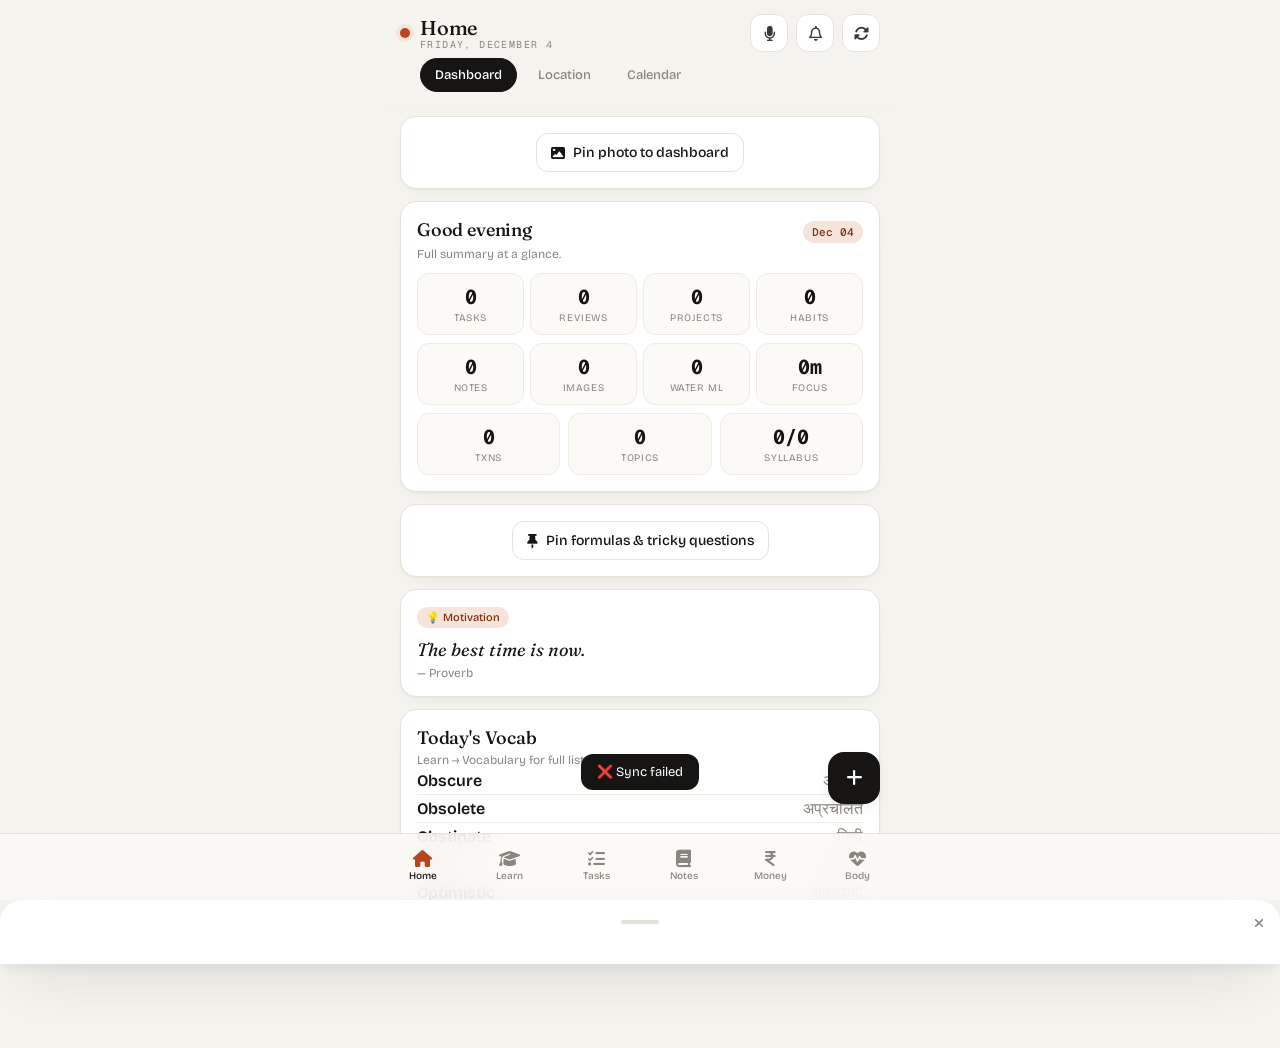
<file: index.original.html>
<!doctype html>
<html lang="en">
<head>
<meta charset="utf-8"/>
<meta name="viewport" content="width=device-width,initial-scale=1,viewport-fit=cover,maximum-scale=1"/>
<meta name="theme-color" content="#F5F3EE"/>
<title>LifeOS Study Edition</title>
<link rel="preconnect" href="https://fonts.googleapis.com">
<link rel="preconnect" href="https://fonts.gstatic.com" crossorigin>
<link href="https://fonts.googleapis.com/css2?family=Bricolage+Grotesque:opsz,wght@12..96,400;12..96,500;12..96,600;12..96,700&family=Geist+Mono:wght@400;500;600&family=Fraunces:ital,opsz,wght@0,9..144,400;0,9..144,500;1,9..144,400&display=swap" rel="stylesheet">
<link href="https://cdnjs.cloudflare.com/ajax/libs/font-awesome/6.5.1/css/all.min.css" rel="stylesheet">
<style>
:root{--bg:#F5F3EE;--bg-elev:#FBFAF6;--card:#FFFFFF;--ink:#161514;--ink-2:#3B3936;--muted:#8A857E;--line:#E7E2D8;--line-soft:#EFEBE1;--accent:#B8451E;--accent-ink:#7A2C11;--accent-soft:#F5E4DA;--gold:#B8892A;--green:#2F6B3A;--red:#B0342B;--blue:#28496B;--radius:16px;--shadow:0 1px 2px rgba(20,20,15,.04),0 8px 24px -12px rgba(20,20,15,.08);--shadow-lg:0 4px 12px rgba(20,20,15,.06),0 24px 60px -20px rgba(20,20,15,.18);--safe-b:env(safe-area-inset-bottom,0px);--safe-t:env(safe-area-inset-top,0px)}
*{box-sizing:border-box;-webkit-tap-highlight-color:transparent}
html,body{margin:0;padding:0;background:var(--bg);color:var(--ink);font-family:'Bricolage Grotesque',ui-sans-serif,system-ui,sans-serif;-webkit-font-smoothing:antialiased}
body{overscroll-behavior-y:contain;min-height:100dvh;padding-bottom:calc(84px + var(--safe-b))}
button{font-family:inherit;color:inherit;background:none;border:0;cursor:pointer;padding:0}
input,textarea,select{font-family:inherit;color:inherit;background:transparent;border:0;outline:0;width:100%}
a{color:var(--accent-ink);text-decoration:none}::selection{background:var(--accent);color:#fff}
.wrap{max-width:520px;margin:0 auto;min-height:100dvh;position:relative}
.appbar{position:sticky;top:0;z-index:40;background:linear-gradient(180deg,var(--bg) 78%,rgba(245,243,238,0));padding:calc(14px + var(--safe-t)) 20px 8px}
.appbar-row{display:flex;align-items:center;justify-content:space-between;gap:10px}
.brand{display:flex;align-items:center;gap:10px}
.brand .dot{width:10px;height:10px;border-radius:50%;background:var(--accent);box-shadow:0 0 0 4px var(--accent-soft)}
.brand .name{font-family:'Fraunces',serif;font-weight:500;font-size:20px;letter-spacing:-.01em}
.brand small{font-family:'Geist Mono',monospace;font-size:10px;color:var(--muted);letter-spacing:.14em;text-transform:uppercase;display:block;margin-top:-2px}
.pill-icon{width:38px;height:38px;border-radius:12px;background:var(--card);border:1px solid var(--line);display:grid;place-items:center;color:var(--ink-2);font-size:15px;position:relative}
.subnav{display:flex;gap:6px;overflow:auto;padding:6px 20px 12px;scrollbar-width:none}.subnav::-webkit-scrollbar{display:none}
.subnav button{flex:0 0 auto;padding:8px 14px;border-radius:999px;font-size:13px;font-weight:500;color:var(--muted);border:1px solid transparent}
.subnav button.on{background:var(--ink);color:#fff;border-color:var(--ink)}
.tabbar{position:fixed;bottom:0;left:0;right:0;z-index:50;background:rgba(251,250,246,.86);backdrop-filter:saturate(1.4) blur(14px);-webkit-backdrop-filter:saturate(1.4) blur(14px);border-top:1px solid var(--line);padding:8px 12px calc(10px + var(--safe-b))}
.tabbar-inner{max-width:520px;margin:0 auto;display:grid;grid-template-columns:repeat(6,1fr);gap:2px}
.tab{display:flex;flex-direction:column;align-items:center;gap:3px;padding:8px 4px;border-radius:12px;color:var(--muted);font-size:10px;font-weight:500}
.tab i{font-size:17px}.tab.on{color:var(--ink)}.tab.on i{color:var(--accent)}
.screen{padding:4px 20px 40px;display:none;animation:fade .28s ease}.screen.on{display:block}
@keyframes fade{from{opacity:0;transform:translateY(4px)}to{opacity:1;transform:none}}
.card{background:var(--card);border:1px solid var(--line);border-radius:var(--radius);padding:16px;box-shadow:var(--shadow)}.card+.card{margin-top:12px}
.card h3{margin:0 0 4px;font-family:'Fraunces',serif;font-weight:500;font-size:18px;letter-spacing:-.01em}
.card .sub{color:var(--muted);font-size:12px;margin-top:2px}
.row{display:flex;align-items:center;justify-content:space-between;gap:10px}
.grid-2{display:grid;grid-template-columns:1fr 1fr;gap:10px}
.grid-3{display:grid;grid-template-columns:repeat(3,1fr);gap:8px}
.grid-4{display:grid;grid-template-columns:repeat(4,1fr);gap:6px}
.chip{display:inline-flex;align-items:center;gap:6px;padding:4px 9px;border-radius:999px;background:var(--line-soft);color:var(--ink-2);font-size:11px;font-weight:500}
.chip.acc{background:var(--accent-soft);color:var(--accent-ink)}.chip.g{background:#E6F1E7;color:var(--green)}.chip.r{background:#F7DEDB;color:var(--red)}.chip.b{background:#DDE6F0;color:var(--blue)}.chip.gd{background:#F3E7C9;color:var(--gold)}
.money{font-family:'Geist Mono',monospace;font-weight:600;letter-spacing:-.02em}
.mono{font-family:'Geist Mono',monospace}
h1.section-title{font-family:'Fraunces',serif;font-weight:500;font-size:28px;letter-spacing:-.02em;margin:6px 0 2px}
.section-sub{color:var(--muted);font-size:13px;margin:0 0 14px}
.field{background:var(--card);border:1px solid var(--line);border-radius:12px;padding:10px 12px;display:flex;align-items:center;gap:8px}
.field.compact{padding:8px 10px}
.field input,.field textarea,.field select{font-size:14px}
.field label{color:var(--muted);font-size:11px;letter-spacing:.06em;text-transform:uppercase;font-weight:500}
.field .col{flex:1;display:flex;flex-direction:column;gap:2px}
.field textarea{resize:vertical;min-height:64px;padding-top:4px}
.btn{display:inline-flex;align-items:center;justify-content:center;gap:8px;padding:10px 14px;border-radius:12px;background:var(--ink);color:#fff;font-weight:500;font-size:14px;transition:opacity .15s}
.btn.ghost{background:transparent;border:1px solid var(--line);color:var(--ink)}
.btn.accent{background:var(--accent)}.btn.sm{padding:6px 10px;font-size:12px;border-radius:9px}
.btn.block{width:100%}.btn:disabled{opacity:.5;pointer-events:none}
.fab{position:fixed;right:calc(50vw - 240px);bottom:calc(96px + var(--safe-b));z-index:45;width:52px;height:52px;border-radius:16px;background:var(--ink);color:#fff;display:grid;place-items:center;box-shadow:var(--shadow-lg);font-size:18px}
@media(max-width:560px){.fab{right:18px}}
@keyframes spin{to{transform:rotate(360deg)}}.fa-spin{animation:spin 1s linear infinite}
.item{display:flex;gap:10px;padding:12px 0;border-bottom:1px solid var(--line-soft)}.item:last-child{border-bottom:0}
.item .ck{width:20px;height:20px;border-radius:6px;border:1.5px solid var(--line);flex:0 0 20px;margin-top:2px;display:grid;place-items:center;color:transparent;font-size:10px}
.item.done .ck{background:var(--ink);border-color:var(--ink);color:#fff}
.item.done .t{color:var(--muted);text-decoration:line-through}
.item .t{font-weight:500;font-size:14px}
.item .m{color:var(--muted);font-size:12px;margin-top:2px;display:flex;gap:6px;flex-wrap:wrap;align-items:center}
.item .actions{display:flex;gap:4px;opacity:.6}.item .actions button{color:var(--muted);padding:4px}
/* Projects vertical */
.proj-col{background:var(--bg-elev);border:1px solid var(--line);border-radius:14px;padding:10px;margin-bottom:10px}
.proj-col h4{margin:2px 4px 8px;font-size:11px;letter-spacing:.1em;text-transform:uppercase;color:var(--muted);font-weight:600;display:flex;justify-content:space-between}
.proj-col .pcard{background:var(--card);border:1px solid var(--line);border-radius:10px;padding:10px;margin-bottom:8px;font-size:13px;cursor:pointer}
.proj-col .pcard .n{font-weight:600;margin-bottom:2px}.proj-col .pcard .d{color:var(--muted);font-size:11px}
.notes-grid{columns:2;column-gap:10px}
.note-card{break-inside:avoid;background:var(--card);border:1px solid var(--line);border-radius:14px;padding:12px;margin-bottom:10px;cursor:pointer}
.note-card h4{margin:0 0 4px;font-size:14px;font-weight:600}
.note-card p{margin:0;font-size:12px;color:var(--ink-2);line-height:1.35;display:-webkit-box;-webkit-line-clamp:5;-webkit-box-orient:vertical;overflow:hidden}
.note-card .tgs{margin-top:8px;display:flex;flex-wrap:wrap;gap:4px}
.note-card img.att{width:100%;border-radius:8px;margin-top:8px}
.gal-groups{display:flex;gap:8px;overflow:auto;padding-bottom:8px;scrollbar-width:none}.gal-groups::-webkit-scrollbar{display:none}
.gal-groups .g{flex:0 0 auto;padding:8px 14px;border-radius:999px;background:var(--card);border:1px solid var(--line);font-size:12px;font-weight:500}
.gal-groups .g.on{background:var(--ink);color:#fff;border-color:var(--ink)}
.gal-grid{display:grid;grid-template-columns:repeat(3,1fr);gap:4px}
.gal-grid .cell{aspect-ratio:1;background:var(--line-soft);border-radius:8px;position:relative;overflow:hidden}
.gal-grid .cell img{width:100%;height:100%;object-fit:cover}
.gal-grid .cell .info{position:absolute;left:6px;bottom:6px;background:rgba(0,0,0,.55);color:#fff;font-size:9px;padding:2px 5px;border-radius:5px}
.acc-row{display:flex;gap:8px;overflow:auto;padding:2px 0 6px;scrollbar-width:none}.acc-row::-webkit-scrollbar{display:none}
.acc-card{flex:0 0 148px;background:var(--card);border:1px solid var(--line);border-radius:14px;padding:12px}
.acc-card .lbl{font-size:10px;color:var(--muted);letter-spacing:.08em;text-transform:uppercase;font-weight:600}
.acc-card .amt{font-family:'Geist Mono',monospace;font-weight:600;font-size:18px;margin-top:6px;letter-spacing:-.02em}
.acc-card.total{background:var(--ink);color:#fff;border-color:var(--ink)}
.acc-card.total .lbl{color:rgba(255,255,255,.7)}
.calc-display{background:var(--ink);color:#fff;border-radius:16px;padding:18px;text-align:right}
.calc-display .expr{font-family:'Geist Mono',monospace;font-size:13px;color:rgba(255,255,255,.5);min-height:16px;word-break:break-all}
.calc-display .res{font-family:'Geist Mono',monospace;font-size:34px;font-weight:600;margin-top:6px;letter-spacing:-.02em}
.calc-grid{display:grid;grid-template-columns:repeat(4,1fr);gap:6px;margin-top:12px}
.k{padding:16px 0;background:var(--card);border:1px solid var(--line);border-radius:12px;font-family:'Geist Mono',monospace;font-size:17px;font-weight:500}
.k.op{background:var(--bg-elev);color:var(--accent-ink)}.k.eq{background:var(--accent);color:#fff;border-color:var(--accent)}
.focus-cover{position:fixed;inset:0;background:#0B0B0A;color:#fff;z-index:100;display:none;flex-direction:column;align-items:center;justify-content:center;padding:40px 24px;text-align:center}
.focus-cover.on{display:flex}
.focus-cover .clock{font-family:'Geist Mono',monospace;font-weight:600;font-size:min(22vw,120px);letter-spacing:-.03em}
.focus-cover .lbl{font-family:'Fraunces',serif;font-style:italic;color:rgba(255,255,255,.55);font-size:15px;margin-top:20px;max-width:80%}
.focus-cover .actions{display:flex;gap:10px;margin-top:32px}
.focus-cover .btn{background:#fff;color:#0B0B0A}
.focus-cover .btn.ghost{background:transparent;border:1px solid rgba(255,255,255,.25);color:#fff}
.focus-cover .qt{position:absolute;top:32px;left:24px;right:24px;font-family:'Fraunces',serif;font-style:italic;font-size:14px;color:rgba(255,255,255,.4)}
.sheet-bg{position:fixed;inset:0;background:rgba(20,18,15,.4);z-index:80;opacity:0;pointer-events:none;transition:opacity .25s}.sheet-bg.on{opacity:1;pointer-events:auto}
.sheet{position:fixed;left:0;right:0;bottom:0;z-index:90;background:var(--card);border-radius:22px 22px 0 0;box-shadow:var(--shadow-lg);transform:translateY(100%);transition:transform .32s cubic-bezier(.2,.9,.3,1.1);max-height:92dvh;overflow:auto;padding:20px 20px calc(28px + var(--safe-b))}.sheet.on{transform:translateY(0)}
.sheet .grip{width:38px;height:4px;background:var(--line);border-radius:4px;margin:0 auto 12px}
.sheet h3{margin:0 0 12px;font-family:'Fraunces',serif;font-weight:500;font-size:22px;letter-spacing:-.02em}
.sheet .close{position:absolute;top:16px;right:16px;color:var(--muted)}
.toast{position:fixed;left:50%;bottom:calc(110px + var(--safe-b));transform:translateX(-50%);background:var(--ink);color:#fff;padding:10px 16px;border-radius:12px;font-size:13px;z-index:120;opacity:0;pointer-events:none;transition:opacity .2s;white-space:nowrap}.toast.on{opacity:1}
.empty{padding:36px 20px;text-align:center;color:var(--muted);font-size:13px}.empty i{font-size:26px;color:var(--line);margin-bottom:10px;display:block}
.setup{background:#FFF8EB;border:1px solid #F0DDB0;color:#7A5A15;padding:12px 14px;border-radius:12px;font-size:12px;margin:8px 0}.setup b{display:block;margin-bottom:4px;color:#5B4210}
.tl{padding-left:14px;border-left:2px solid var(--line-soft);margin-top:8px}
.tl .e{position:relative;padding:6px 0 6px 10px;font-size:12px;color:var(--ink-2)}
.tl .e::before{content:"";width:8px;height:8px;background:var(--accent);border-radius:50%;position:absolute;left:-19px;top:11px;box-shadow:0 0 0 2px var(--card)}
.tl .e time{display:block;font-family:'Geist Mono',monospace;font-size:10px;color:var(--muted);margin-bottom:2px}
.hidden{display:none!important}.mt-8{margin-top:8px}.mt-12{margin-top:12px}.mt-16{margin-top:16px}
.text-muted{color:var(--muted)}.center{text-align:center}
[data-role]{cursor:pointer}
.stat-mini{background:var(--bg-elev);border:1px solid var(--line-soft);border-radius:12px;padding:10px;text-align:center}
.stat-mini .v{font-family:'Geist Mono',monospace;font-weight:700;font-size:20px;color:var(--ink)}
.stat-mini .l{font-size:10px;color:var(--muted);margin-top:2px;text-transform:uppercase;letter-spacing:.06em}
.dash-img{width:100%;border-radius:14px;object-fit:cover;max-height:200px;cursor:pointer;border:1px solid var(--line)}
.habit-grid{display:grid;grid-template-columns:repeat(7,1fr);gap:4px;margin-top:8px}
.habit-cell{aspect-ratio:1;border-radius:6px;display:grid;place-items:center;font-size:10px;font-weight:600;background:var(--line-soft);color:var(--muted);cursor:pointer;position:relative}
.habit-cell.done{background:var(--green);color:#fff}.habit-cell.today{border:2px solid var(--accent)}
.habit-cell .hr{position:absolute;bottom:1px;right:2px;font-size:6px;color:var(--gold)}
.vocab-card{background:var(--bg-elev);border:1px solid var(--line);border-radius:12px;padding:10px 12px;margin-bottom:6px;display:flex;align-items:center;justify-content:space-between}
.vocab-card .wl{flex:1}.vocab-card .w{font-weight:700;font-size:15px;color:var(--accent-ink)}.vocab-card .mg{font-size:12px;color:var(--ink-2);margin-top:2px}
.draw-cover{position:fixed;inset:0;background:#fff;z-index:100;display:none;flex-direction:column}.draw-cover.on{display:flex}
.draw-toolbar{display:flex;gap:6px;padding:10px 14px;background:var(--bg);border-bottom:1px solid var(--line);align-items:center;flex-wrap:wrap}
.draw-toolbar button{padding:6px 10px;border-radius:8px;font-size:12px;background:var(--card);border:1px solid var(--line);display:inline-flex;align-items:center;gap:4px}
.draw-toolbar input[type=color]{width:28px;height:28px;border:0;padding:0;cursor:pointer;border-radius:6px}
.draw-toolbar input[type=range]{width:60px}
#drawCanvas{flex:1;touch-action:none;cursor:crosshair}
.pin-card{background:#FFFDF5;border:1px solid #F0DDB0;border-radius:12px;padding:10px 12px;margin-bottom:8px;position:relative}
.pin-card .pin-del{position:absolute;top:6px;right:8px;color:var(--muted);font-size:12px}
.pin-card img{max-width:100%;border-radius:8px;margin-top:6px}
.voice-dot{width:10px;height:10px;border-radius:50%;background:var(--red);display:inline-block;animation:pulse 1s infinite}
@keyframes pulse{0%,100%{opacity:1}50%{opacity:.3}}
.cal-grid{display:grid;grid-template-columns:repeat(7,1fr);gap:4px}
.cal-dn{font-size:10px;color:var(--muted);text-align:center;padding:4px 0;letter-spacing:.08em;text-transform:uppercase}
.cal-cell{aspect-ratio:1;border-radius:10px;background:var(--bg-elev);display:flex;flex-direction:column;align-items:flex-start;justify-content:space-between;padding:6px;font-size:12px;position:relative;border:1px solid transparent;cursor:pointer}
.cal-cell.out{opacity:.35;cursor:default}.cal-cell.today{background:var(--ink);color:#fff}
.cal-cell.has::after{content:"";position:absolute;bottom:6px;right:6px;width:5px;height:5px;background:var(--accent);border-radius:50%}
.cal-cell.today.has::after{background:#fff}
.cal-cell .n{font-family:'Geist Mono',monospace;font-weight:600}
.cal-cell .tot{font-size:9px;color:var(--muted);font-family:'Geist Mono',monospace}.cal-cell.today .tot{color:rgba(255,255,255,.7)}
.week-row{display:flex;gap:6px;overflow:auto;padding:2px 0 6px;scrollbar-width:none}.week-row::-webkit-scrollbar{display:none}
.week-day{flex:0 0 60px;background:var(--card);border:1px solid var(--line);border-radius:14px;padding:10px 8px;text-align:center}
.week-day .d{font-size:10px;color:var(--muted);letter-spacing:.08em;text-transform:uppercase}
.week-day .n{font-family:'Geist Mono',monospace;font-size:18px;font-weight:600;margin:2px 0}
.week-day .dot{width:6px;height:6px;border-radius:50%;background:var(--line);margin:2px auto 0}
.week-day.today{background:var(--ink);color:#fff;border-color:var(--ink)}.week-day.today .d,.week-day.today .n{color:#fff}.week-day.has .dot{background:var(--accent)}
/* Collapsible syllabus */
.syl-header{display:flex;align-items:center;justify-content:space-between;cursor:pointer;padding:8px 0;user-select:none}
.syl-header i{transition:transform .2s;font-size:12px;color:var(--muted)}
.syl-header.collapsed i{transform:rotate(-90deg)}
.syl-body.collapsed{display:none}
/* Alarm */
.alarm-card{background:var(--card);border:1px solid var(--line);border-radius:14px;padding:14px;margin-bottom:10px;display:flex;align-items:center;justify-content:space-between}
.alarm-time{font-family:'Geist Mono',monospace;font-size:28px;font-weight:700}
.alarm-label{font-size:12px;color:var(--muted);margin-top:2px}
/* Timestamp */
.ts{font-family:'Geist Mono',monospace;font-size:10px;color:var(--muted)}
</style>
</head>
<body>
<div class="wrap">
  <header class="appbar"><div class="appbar-row">
    <div class="brand"><div class="dot"></div><div><div class="name" id="hdrTitle">Home</div><small id="hdrDate"></small></div></div>
    <div style="display:flex;gap:8px">
      <button class="pill-icon" id="btnVoice" title="Voice"><i class="fa-solid fa-microphone"></i></button>
      <button class="pill-icon" id="btnNotif" title="Notifications"><i class="fa-regular fa-bell"></i></button>
      <button class="pill-icon" id="btnSync" title="Sync"><i class="fa-solid fa-rotate"></i></button>
    </div>
  </div><nav class="subnav" id="subnav"></nav></header>
  <section class="screen on" id="scr-home"><div id="setupBanner"></div><div id="home-body"></div></section>
  <section class="screen" id="scr-learn"><h1 class="section-title">📚 Learn</h1><p class="section-sub">Study timer, vocab, spaced repetition & syllabus.</p><div id="learn-body"></div></section>
  <section class="screen" id="scr-tasks"><h1 class="section-title">Tasks</h1><p class="section-sub">Everything to do, done, and in-progress.</p><div id="tasks-body"></div></section>
  <section class="screen" id="scr-notes"><h1 class="section-title">Notes</h1><p class="section-sub">Ideas, gallery & drawing pad.</p><div id="notes-body"></div></section>
  <section class="screen" id="scr-money"><h1 class="section-title">Money</h1><p class="section-sub">Accounts, expenses & calculator.</p><div id="money-body"></div></section>
  <section class="screen" id="scr-body"><h1 class="section-title">Body & Mind</h1><p class="section-sub">Health, journal, focus, habits & alarm.</p><div id="body-body"></div></section>
  <button class="fab" id="fab"><i class="fa-solid fa-plus"></i></button>
  <nav class="tabbar"><div class="tabbar-inner">
    <button class="tab on" data-tab="home"><i class="fa-solid fa-house"></i>Home</button>
    <button class="tab" data-tab="learn"><i class="fa-solid fa-graduation-cap"></i>Learn</button>
    <button class="tab" data-tab="tasks"><i class="fa-solid fa-list-check"></i>Tasks</button>
    <button class="tab" data-tab="notes"><i class="fa-solid fa-book"></i>Notes</button>
    <button class="tab" data-tab="money"><i class="fa-solid fa-indian-rupee-sign"></i>Money</button>
    <button class="tab" data-tab="body"><i class="fa-solid fa-heart-pulse"></i>Body</button>
  </div></nav>
</div>
<div class="focus-cover" id="focusCover"><div class="qt" id="focusQt"></div><div class="clock" id="focusClock">25:00</div><div class="lbl" id="focusLbl">Study</div><div class="actions"><button class="btn ghost" id="focusStop">End</button><button class="btn" id="focusPause">Pause</button></div></div>
<div class="draw-cover" id="drawCover">
  <div class="draw-toolbar"><button id="drawClose"><i class="fa-solid fa-xmark"></i> Close</button><input type="color" id="drawColor" value="#161514"/><input type="range" id="drawSize" min="1" max="20" value="3"/><button id="drawEraser"><i class="fa-solid fa-eraser"></i></button><button id="drawClear"><i class="fa-solid fa-trash"></i> Clear</button><button id="drawSave" style="background:var(--accent);color:#fff;border-color:var(--accent)"><i class="fa-solid fa-save"></i> Save</button><select id="drawLoad" style="max-width:120px;font-size:12px"><option value="">Load…</option></select></div>
  <canvas id="drawCanvas"></canvas>
</div>
<div class="sheet-bg" id="sheetBg"></div>
<div class="sheet" id="sheet"><div class="grip"></div><button class="close" id="sheetClose"><i class="fa-solid fa-xmark"></i></button><div id="sheetBody"></div></div>
<div class="toast" id="toast"></div>
<audio id="alarmAudio" loop></audio>
<script>
/* LifeOS Study Edition */
const WEB_APP_URL = 'https://script.google.com/macros/s/AKfycbzA28QWbNQMw_AWWWEf25BYysngR8sM1lfn-o9pKf3V_QVkznEGfcru0EPCrsiy3Uvw/exec'; /* 🔑 PASTE /exec URL HERE */
const $=(q,r=document)=>r.querySelector(q),$$=(q,r=document)=>Array.from(r.querySelectorAll(q));
const state={tab:'home',sub:{home:'dashboard',learn:'spaced',tasks:'today',notes:'notes',money:'overview',body:'today'},cache:{Tasks:[],Projects:[],Notes:[],Images:[],Finance:[],Accounts:[],Learning:[],Syllabus:[],Health:[],Office:[],Journal:[],Quotes:[],Calc:[],Focus:[],Habits:[],Pins:[],Drawings:[],Locations:[],DashImage:[],Recordings:[],VocabDone:[],Alarms:[]},calMonth:new Date(),galGroup:'All',gallerySearch:'',noteSearch:'',focus:{running:false,paused:false,endsAt:0,remaining:0,id:null,remarks:''},voiceActive:false,sylCollapsed:{}};
const MQ=[['Small steps every day.','Unknown'],['What gets measured, gets managed.','Drucker'],['Discipline equals freedom.','Jocko'],['You fall to the level of your systems.','James Clear'],['The best time is now.','Proverb'],['Hard work beats talent.','Tim Notke'],['Believe you can and you\'re halfway there.','Roosevelt'],['Action is the foundational key.','Picasso'],['Success is not final, failure is not fatal.','Churchill'],['The secret of getting ahead is getting started.','Twain'],['It always seems impossible until it\'s done.','Mandela'],['Quality is not an act, it is a habit.','Aristotle'],['Dream big. Start small. Act now.','Robin Sharma'],['Push yourself, no one else will.','Unknown'],['Focus on being productive, not busy.','Tim Ferriss'],['Strive for progress, not perfection.','Unknown'],['Wake up with determination.','Unknown'],['Your limitation—it\'s only your imagination.','Unknown'],['Don\'t watch the clock; keep going.','Levenson'],['The mind is everything.','Buddha']];
const VB=[
['Abandon','त्यागना'],['Abbreviate','संक्षेप करना'],['Abolish','समाप्त करना'],['Abrupt','अचानक'],['Absurd','बेतुका'],['Abundant','प्रचुर'],['Acclaim','प्रशंसा'],['Accomplish','पूरा करना'],['Accumulate','इकट्ठा करना'],['Accurate','सटीक'],['Accuse','आरोप लगाना'],['Acquire','प्राप्त करना'],['Adamant','अटल'],['Adequate','पर्याप्त'],['Adhere','पालन करना'],['Adjacent','निकटवर्ती'],['Admonish','चेतावनी देना'],['Adversity','विपत्ति'],['Advocate','समर्थन करना'],['Affluent','समृद्ध'],['Aggravate','बदतर करना'],['Agile','फुर्तीला'],['Alleviate','कम करना'],['Ambiguous','अस्पष्ट'],['Ambitious','महत्वाकांक्षी'],['Amend','संशोधन करना'],['Ample','पर्याप्त'],['Annihilate','नष्ट करना'],['Anonymous','गुमनाम'],['Anticipate','पूर्वानुमान'],['Apathy','उदासीनता'],['Apprehend','पकड़ना'],['Arbitrary','मनमाना'],['Arduous','कठिन'],['Arrogant','अहंकारी'],['Articulate','स्पष्ट'],['Ascend','चढ़ना'],['Assert','दावा करना'],['Astute','चतुर'],['Audacious','साहसी'],['Augment','बढ़ाना'],['Authentic','प्रामाणिक'],['Avert','टालना'],['Avid','उत्सुक'],['Baffle','भ्रमित करना'],['Benevolent','परोपकारी'],['Bias','पूर्वाग्रह'],['Bolster','सहारा देना'],['Breach','उल्लंघन'],['Brevity','संक्षिप्तता'],['Brisk','तेज़'],['Candid','स्पष्टवादी'],['Captivate','मोहित करना'],['Cautious','सतर्क'],['Cease','बंद करना'],['Censure','निंदा'],['Clandestine','गुप्त'],['Coerce','बाध्य करना'],['Coherent','सुसंगत'],['Collaborate','सहयोग'],['Commence','आरंभ'],['Compassion','करुणा'],['Compel','विवश करना'],['Competent','योग्य'],['Comply','पालन करना'],['Conceal','छुपाना'],['Concise','संक्षिप्त'],['Condemn','निंदा करना'],['Confiscate','ज़ब्त करना'],['Confront','सामना'],['Consensus','सहमति'],['Consolidate','समेकित करना'],['Conspicuous','स्पष्ट'],['Contemplate','विचार करना'],['Contempt','अवमानना'],['Contradict','खंडन करना'],['Conviction','दृढ़ विश्वास'],['Cordial','सौहार्दपूर्ण'],['Corroborate','पुष्टि करना'],['Credible','विश्वसनीय'],['Crucial','महत्वपूर्ण'],['Curtail','कम करना'],['Cynical','निंदक'],['Daunt','डराना'],['Deceive','धोखा देना'],['Decline','गिरावट'],['Dedicate','समर्पित करना'],['Defiant','विद्रोही'],['Deliberate','जानबूझकर'],['Demolish','ध्वस्त करना'],['Deplete','कम करना'],['Deprive','वंचित करना'],['Descend','उतरना'],['Deter','रोकना'],['Deviate','भटकना'],['Diligent','परिश्रमी'],['Diminish','कम होना'],['Discern','पहचानना'],['Disclose','खुलासा'],['Disdain','तिरस्कार'],['Dispel','दूर करना'],['Dispute','विवाद'],['Disrupt','बाधित करना'],['Dissent','असहमति'],['Doctrine','सिद्धांत'],['Dominate','प्रभुत्व'],['Drastic','कठोर'],['Dubious','संदिग्ध'],['Dwindle','कम होना'],['Eccentric','विलक्षण'],['Elaborate','विस्तृत'],['Eloquent','वाक्पटु'],['Elusive','मायावी'],['Eminent','प्रख्यात'],['Empathy','सहानुभूति'],['Endeavor','प्रयास'],['Endorse','समर्थन'],['Enormous','विशाल'],['Erratic','अनियमित'],['Escalate','बढ़ाना'],['Eternal','शाश्वत'],['Evade','बचना'],['Evolve','विकसित होना'],['Exaggerate','बढ़ा-चढ़ाकर'],['Excel','श्रेष्ठ होना'],['Exempt','मुक्त करना'],['Exploit','शोषण'],['Extravagant','फ़िज़ूलखर्च'],['Fabricate','गढ़ना'],['Facilitate','सुगम बनाना'],['Fallacy','भ्रांति'],['Feasible','संभव'],['Feeble','कमज़ोर'],['Fervent','उत्साही'],['Fickle','अस्थिर'],['Flaw','दोष'],['Flourish','फलना-फूलना'],['Forbid','मना करना'],['Formidable','दुर्जेय'],['Forsake','त्यागना'],['Frantic','उन्मत्त'],['Frivolous','तुच्छ'],['Frugal','मितव्ययी'],['Futile','व्यर्थ'],['Genuine','असली'],['Gratitude','कृतज्ञता'],['Gregarious','मिलनसार'],['Gullible','भोला'],['Hamper','बाधा डालना'],['Harass','परेशान करना'],['Harmony','सामंजस्य'],['Harsh','कठोर'],['Hazard','खतरा'],['Hinder','बाधा'],['Hostile','शत्रुतापूर्ण'],['Humble','विनम्र'],['Hypocrisy','पाखंड'],['Ignorant','अज्ञानी'],['Illuminate','प्रकाशित'],['Immense','विशाल'],['Impartial','निष्पक्ष'],['Impede','बाधित'],['Imperative','अनिवार्य'],['Implicit','अंतर्निहित'],['Impose','लागू करना'],['Incessant','लगातार'],['Incite','उकसाना'],['Incompetent','अयोग्य'],['Incredible','अविश्वसनीय'],['Indifferent','उदासीन'],['Indulge','लिप्त'],['Inevitable','अनिवार्य'],['Infamous','कुख्यात'],['Infer','अनुमान'],['Inherent','अंतर्निहित'],['Inhibit','रोकना'],['Innovation','नवाचार'],['Integrity','ईमानदारी'],['Intense','तीव्र'],['Intimidate','डराना'],['Intricate','जटिल'],['Invade','आक्रमण'],['Irony','विडंबना'],['Isolate','अलग करना'],['Jeopardize','खतरे में'],['Jubilant','आनंदित'],['Keen','उत्सुक'],['Lament','विलाप'],['Lavish','भव्य'],['Legitimate','वैध'],['Lenient','उदार'],['Liable','उत्तरदायी'],['Linger','रुकना'],['Lucid','स्पष्ट'],['Malice','द्वेष'],['Mandate','आदेश'],['Manifest','प्रकट'],['Meager','अल्प'],['Mediocre','साधारण'],['Migrate','प्रवास'],['Monotonous','नीरस'],['Naive','भोला'],['Neglect','उपेक्षा'],['Nimble','फुर्तीला'],['Nostalgia','पुरानी यादें'],['Notorious','कुख्यात'],['Novice','नौसिखिया'],['Nurture','पालन-पोषण'],['Obscure','अस्पष्ट'],['Obsolete','अप्रचलित'],['Obstinate','ज़िद्दी'],['Omit','छोड़ना'],['Optimistic','आशावादी'],['Overwhelm','अभिभूत'],['Pacify','शांत करना'],['Paradox','विरोधाभास'],['Peculiar','अजीब'],['Perceive','अनुभव'],['Peril','खतरा'],['Persist','दृढ़ रहना'],['Persuade','राजी करना'],['Plausible','विश्वसनीय'],['Pledge','प्रतिज्ञा'],['Ponder','विचार'],['Postpone','स्थगित'],['Potent','शक्तिशाली'],['Pragmatic','व्यावहारिक'],['Precise','सटीक'],['Predominant','प्रमुख'],['Prejudice','पूर्वाग्रह'],['Prestige','प्रतिष्ठा'],['Prevail','प्रबल होना'],['Procrastinate','टालना'],['Profound','गहन'],['Prohibit','निषेध'],['Prominent','प्रमुख'],['Prompt','तत्काल'],['Propel','प्रेरित'],['Prosper','समृद्ध होना'],['Provoke','उकसाना'],['Prudent','विवेकी'],['Pursue','पीछा करना'],['Radical','आमूल'],['Ratify','पुष्टि'],['Rebuke','डांटना'],['Reconcile','मिलाना'],['Redundant','अनावश्यक'],['Refrain','बचना'],['Refute','खंडन'],['Reluctant','अनिच्छुक'],['Remedy','उपाय'],['Repeal','रद्द करना'],['Repent','पछताना'],['Replenish','भरना'],['Resilient','लचीला'],['Resolve','संकल्प'],['Restrain','रोकना'],['Retaliate','बदला लेना'],['Reveal','प्रकट करना'],['Revoke','रद्द करना'],['Rigid','कठोर'],['Robust','मजबूत'],['Ruthless','निर्दयी'],['Salvage','बचाना'],['Sanction','मंजूरी'],['Scarce','दुर्लभ'],['Scrutinize','जांचना'],['Serene','शांत'],['Severe','गंभीर'],['Shrewd','चालाक'],['Skeptical','संशयवादी'],['Solemn','गंभीर'],['Sovereign','संप्रभु'],['Spontaneous','स्वतः'],['Stagnant','गतिहीन'],['Stimulate','प्रेरित'],['Subordinate','अधीनस्थ'],['Subtle','सूक्ष्म'],['Succumb','झुकना'],['Sufficient','पर्याप्त'],['Suppress','दबाना'],['Surge','उछाल'],['Surplus','अतिरिक्त'],['Sustain','बनाए रखना'],['Tangible','मूर्त'],['Tedious','थकाऊ'],['Tenacious','दृढ़'],['Terminate','समाप्त'],['Thrive','फलना-फूलना'],['Tolerate','सहन'],['Tranquil','शांत'],['Transparent','पारदर्शी'],['Trivial','तुच्छ'],['Turmoil','उथल-पुथल'],['Unanimous','सर्वसम्मत'],['Undermine','कमज़ोर करना'],['Urge','आग्रह'],['Vague','अस्पष्ट'],['Valid','वैध'],['Vanquish','जीतना'],['Venture','उपक्रम'],['Verify','सत्यापित'],['Versatile','बहुमुखी'],['Vibrant','जीवंत'],['Vigorous','जोशपूर्ण'],['Violate','उल्लंघन'],['Virtue','सद्गुण'],['Vivid','सजीव'],['Volatile','अस्थिर'],['Vulnerable','कमज़ोर'],['Warrant','अधिकार पत्र'],['Wary','सावधान'],['Wield','चलाना'],['Yield','उपज देना'],['Zeal','उत्साह'],['Zealous','उत्साही'],['Zenith','शिखर']
];
/* API */
function getUrl(){return WEB_APP_URL}
async function api(p,b){const u=getUrl();if(!u){toast('⚠️ Set WEB_APP_URL');return{ok:false}};try{let r;if(b)r=await fetch(u,{method:'POST',headers:{'Content-Type':'text/plain;charset=utf-8'},body:JSON.stringify(b)});else r=await fetch(u+'?'+p);return await r.json()}catch(e){toast('Network error');return{ok:false}}}
const apiAll=()=>api('action=all'),apiList=s=>api('action=list&sheet='+s),apiAdd=(s,r)=>api(null,{action:'add',sheet:s,row:r}),apiUpdate=(s,id,p)=>api(null,{action:'update',sheet:s,id,patch:p}),apiDelete=(s,id)=>api(null,{action:'delete',sheet:s,id}),apiUpload=(b,m,f)=>api(null,{action:'upload',base64:b,mimeType:m,filename:f});
/* Helpers */
function toast(m){const t=$('#toast');t.textContent=m;t.classList.add('on');clearTimeout(t._);t._=setTimeout(()=>t.classList.remove('on'),2200)}
function openSheet(h){$('#sheetBody').innerHTML=h;$('#sheet').classList.add('on');$('#sheetBg').classList.add('on')}
function closeSheet(){$('#sheet').classList.remove('on');$('#sheetBg').classList.remove('on')}
$('#sheetBg').onclick=closeSheet;$('#sheetClose').onclick=closeSheet;
function fmtMoney(n){return'₹'+Number(n||0).toLocaleString('en-IN',{maximumFractionDigits:2})}
function todayISO(d=new Date()){const x=new Date(d);return x.getFullYear()+'-'+String(x.getMonth()+1).padStart(2,'0')+'-'+String(x.getDate()).padStart(2,'0')}
function escapeHtml(s){return String(s??'').replace(/[&<>"']/g,m=>({'&':'&amp;','<':'&lt;','>':'&gt;','"':'&quot;',"'":'&#39;'}[m]))}
function driveImg(item,sz){const fid=item.fileId||item.imageFileId;if(fid)return'https://lh3.googleusercontent.com/d/'+fid+(sz?'=w'+sz:'');const u=item.url||item.imageUrl||'';const m=u.match(/[?&]id=([^&]+)/)||u.match(/\/d\/([^/?]+)/);return m?'https://lh3.googleusercontent.com/d/'+m[1]+(sz?'=w'+sz:''):u}
async function withLoading(btn,fn,txt){if(!btn||btn.disabled)return;const o=btn.innerHTML;btn.disabled=true;btn.innerHTML='<i class="fa-solid fa-spinner fa-spin"></i> '+(txt||'Saving…');try{await fn()}catch(e){toast('Error: '+e)}finally{btn.disabled=false;btn.innerHTML=o}}
function fileToB64(f){return new Promise(r=>{const x=new FileReader();x.onload=()=>r(String(x.result).split(',')[1]);x.readAsDataURL(f)})}
function blobToB64(b){return new Promise(r=>{const x=new FileReader();x.onload=()=>r(String(x.result).split(',')[1]);x.readAsDataURL(b)})}
function safeParse(s,f){try{return JSON.parse(s)}catch{return f}}
function optionsFrom(l,k){const s=new Set();l.forEach(x=>x[k]&&s.add(x[k]));return[...s]}
function dayOfYear(){const n=new Date(),s=new Date(n.getFullYear(),0,0);return Math.floor((n-s)/864e5)}
function minutesToH(m){m=+m||0;return Math.floor(m/60)+'h '+(m%60)+'m'}
function fmtTs(iso){if(!iso)return'';try{return new Date(iso).toLocaleString([],{day:'2-digit',month:'short',hour:'2-digit',minute:'2-digit'})}catch{return iso}}
function getLearnedWords(){const s=new Set();state.cache.VocabDone.forEach(v=>(v.words||'').split(',').filter(Boolean).forEach(w=>s.add(w)));return s}
function getDailyVocab(){const learned=getLearnedWords(),idx=(dayOfYear()*25)%VB.length,w=[];let i=0;while(w.length<25&&i<VB.length){const[word,h]=VB[(idx+i)%VB.length];if(!learned.has(word))w.push([word,h]);i++}return w}
/* Tabs */
const SUBNAVS={home:[['dashboard','Dashboard'],['location','Location'],['calendar','Calendar']],learn:[['spaced','Revision'],['syllabus','Syllabus'],['vocab','Vocabulary'],['timer','Study Timer']],tasks:[['today','Tasks'],['history','History'],['projects','Projects']],notes:[['notes','Notes'],['gallery','Gallery'],['draw','Draw Pad']],money:[['overview','Overview'],['log','Log'],['calc','Calc']],body:[['today','Logs'],['journal','Journal'],['focus','Focus'],['habits','Habits'],['alarm','Alarm']]};
function renderSubnav(){const items=SUBNAVS[state.tab]||[];$('#subnav').innerHTML=items.map(([k,l])=>`<button class="${state.sub[state.tab]===k?'on':''}" data-sub="${k}">${l}</button>`).join('');$$('#subnav button').forEach(b=>b.onclick=()=>{state.sub[state.tab]=b.dataset.sub;renderSubnav();renderScreen()})}
function switchTab(t){state.tab=t;$$('.tab').forEach(b=>b.classList.toggle('on',b.dataset.tab===t));$$('.screen').forEach(s=>s.classList.toggle('on',s.id==='scr-'+t));$('#hdrTitle').textContent={home:'Home',learn:'📚 Learn',tasks:'Tasks',notes:'Notes',money:'Money',body:'Body & Mind'}[t];renderSubnav();renderScreen()}
$$('.tab').forEach(b=>b.onclick=()=>switchTab(b.dataset.tab));
/* Sync */
async function sync(){if(!getUrl()){showSetup();return}toast('Syncing…');const r=await apiAll();if(r.ok){Object.assign(state.cache,r.data);toast('✅ Synced')}else toast('❌ Sync failed');renderScreen()}
$('#btnSync').onclick=()=>withLoading($('#btnSync'),sync,'');
function showSetup(){$('#setupBanner').innerHTML=`<div class="setup"><b>⚠️ URL not set</b>Open index.html → paste /exec URL in WEB_APP_URL → reload.</div>`}
/* HOME */
function greetings(){const h=new Date().getHours();return h<5?'Late night':h<12?'Good morning':h<17?'Good afternoon':h<21?'Good evening':'Good night'}
function tasksForDate(iso){return{tasks:state.cache.Tasks.filter(x=>(x.due||'').slice(0,10)===iso),reviews:state.cache.Learning.filter(x=>(x.reviewDates||'').split(',').includes(iso)&&!(x.doneDates||'').split(',').includes(iso))}}
function renderHome(){const el=$('#home-body');if(state.sub.home==='dashboard')renderDash(el);else if(state.sub.home==='location')renderLoc(el);else renderCal(el)}
function parsePinContent(p){try{const d=JSON.parse(p.content);return{text:d.text||'',imgUrl:d.imgUrl||'',imgFileId:d.imgFileId||''}}catch{return{text:p.content||'',imgUrl:p.imageUrl||'',imgFileId:p.imageFileId||''}}}
function renderDash(el){
  $('#hdrDate').textContent=new Date().toLocaleDateString(undefined,{weekday:'long',day:'numeric',month:'long'}).toUpperCase();
  const iso=todayISO(),d=tasksForDate(iso),di=state.cache.DashImage.slice(-1)[0],pins=state.cache.Pins.filter(p=>p.pinned==='true'),q=state.cache.Quotes.length?state.cache.Quotes[new Date().getDate()%state.cache.Quotes.length]:{text:MQ[new Date().getDate()%MQ.length][0],author:MQ[new Date().getDate()%MQ.length][1]};
  const wt=state.cache.Health.filter(h=>(h.date||'').slice(0,10)===iso&&h.type==='water').reduce((a,b)=>a+Number(b.value||0),0);
  const ft=state.cache.Focus.filter(f=>(f.startedAt||'').slice(0,10)===iso&&f.completedAt).reduce((a,b)=>a+Number(b.duration||0),0);
  el.innerHTML=`
    ${di?`<div class="card" style="padding:8px"><img class="dash-img" src="${driveImg(di)}"/>${di.caption?`<div class="text-muted center" style="font-size:11px;margin-top:4px">${escapeHtml(di.caption)}</div>`:''}<div class="center mt-8"><button class="btn sm ghost" id="diUpd">Update photo</button></div></div>`:`<div class="card center"><button class="btn ghost" id="diAdd"><i class="fa-solid fa-image"></i> Pin photo to dashboard</button></div>`}
    <div class="card"><div class="row"><h3>${greetings()}</h3><span class="chip acc mono">${new Date().toLocaleDateString(undefined,{day:'2-digit',month:'short'})}</span></div><div class="sub">Full summary at a glance.</div>
      <div class="grid-4 mt-12"><div class="stat-mini"><div class="v">${d.tasks.filter(t=>t.status!=='done').length}</div><div class="l">Tasks</div></div><div class="stat-mini"><div class="v">${d.reviews.length}</div><div class="l">Reviews</div></div><div class="stat-mini"><div class="v">${state.cache.Projects.filter(p=>p.status==='In-Progress').length}</div><div class="l">Projects</div></div><div class="stat-mini"><div class="v">${state.cache.Habits.filter(h=>h.status!=='done').length}</div><div class="l">Habits</div></div></div>
      <div class="grid-4 mt-8"><div class="stat-mini"><div class="v">${state.cache.Notes.length}</div><div class="l">Notes</div></div><div class="stat-mini"><div class="v">${state.cache.Images.length}</div><div class="l">Images</div></div><div class="stat-mini"><div class="v">${wt}</div><div class="l">Water ml</div></div><div class="stat-mini"><div class="v">${ft}m</div><div class="l">Focus</div></div></div>
      <div class="grid-3 mt-8"><div class="stat-mini"><div class="v">${state.cache.Finance.length}</div><div class="l">Txns</div></div><div class="stat-mini"><div class="v">${state.cache.Learning.length}</div><div class="l">Topics</div></div><div class="stat-mini"><div class="v">${state.cache.Syllabus.filter(s=>s.status==='done').length}/${state.cache.Syllabus.length}</div><div class="l">Syllabus</div></div></div></div>
    ${state.cache.Locations.length?`<div style="font-size:11px;color:var(--muted);display:flex;align-items:center;gap:4px;margin-top:4px"><i class="fa-solid fa-location-dot"></i> ${escapeHtml((state.cache.Locations.slice(-1)[0].address||'').slice(0,60)||state.cache.Locations.slice(-1)[0].lat+','+state.cache.Locations.slice(-1)[0].lng)}</div>`:''}
    ${pins.length?`<div class="card"><div class="row"><h3>📌 Pinned</h3><button class="btn sm ghost" id="addPin"><i class="fa-solid fa-plus"></i></button></div>${pins.map(p=>{const pc=parsePinContent(p);return`<div class="pin-card"><button class="pin-del" data-role="del" data-sheet="Pins" data-id="${p.id}"><i class="fa-solid fa-thumbtack"></i></button><div style="font-size:11px;color:var(--muted)">${escapeHtml(p.category||'Formula')}</div><div style="font-size:14px;margin-top:4px;white-space:pre-wrap">${escapeHtml(pc.text)}</div>${pc.imgFileId||pc.imgUrl?`<img src="${driveImg({fileId:pc.imgFileId,url:pc.imgUrl},500)}" style="max-width:100%;border-radius:8px;margin-top:6px" loading="lazy"/>`:''}</div>`}).join('')}</div>`:`<div class="card center"><button class="btn ghost" id="addPin"><i class="fa-solid fa-thumbtack"></i> Pin formulas & tricky questions</button></div>`}
    <div class="card"><div class="chip acc">💡 Motivation</div><p style="font-family:'Fraunces',serif;font-style:italic;font-size:18px;line-height:1.35;margin:10px 0 4px">${escapeHtml(q.text)}</p><div class="text-muted" style="font-size:12px">— ${escapeHtml(q.author||'Unknown')}</div></div>
    <div class="card"><h3>Today's Vocab</h3><div class="sub">Learn → Vocabulary for full list</div>${getDailyVocab().slice(0,5).map(([w,h])=>`<div style="display:flex;justify-content:space-between;padding:4px 0;border-bottom:1px solid var(--line-soft)"><span style="font-weight:600">${w}</span><span class="text-muted">${h}</span></div>`).join('')}</div>`;
  if($('#diAdd'))$('#diAdd').onclick=uploadDI;if($('#diUpd'))$('#diUpd').onclick=uploadDI;if($('#addPin'))$('#addPin').onclick=openAddPin;bindCommonActions(el);
}
function uploadDI(){openSheet(`<h3>Dashboard Photo</h3><label class="btn ghost block mt-8"><i class="fa-solid fa-image"></i> Choose photo <input type="file" accept="image/*" id="diF" hidden></label><span id="diN" class="chip hidden mt-8"></span><div class="field mt-8"><div class="col"><label>Caption</label><input id="diC"></div></div><button class="btn accent block mt-16" id="diS">Save</button>`);let f=null;$('#diF').onchange=e=>{f=e.target.files[0];$('#diN').textContent=f.name;$('#diN').classList.remove('hidden')};$('#diS').onclick=()=>withLoading($('#diS'),async()=>{if(!f)return toast('Choose photo');const b=await fileToB64(f),u=await apiUpload(b,f.type,f.name);if(!u.ok)return toast('Upload failed');const r=await apiAdd('DashImage',{url:u.data.url,fileId:u.data.fileId,caption:$('#diC').value});if(r.ok){state.cache.DashImage.push(r.data);toast('Saved');closeSheet();renderScreen()}})}
/* #12 Pin with image */
function openAddPin(){openSheet(`<h3>📌 Pin Formula / Question</h3><div class="field mt-8"><div class="col"><label>Category</label><input id="pinC" placeholder="Maths, GK…"></div></div><div class="field mt-8"><div class="col"><label>Text content</label><textarea id="pinT" style="min-height:80px" placeholder="Speed = Distance / Time"></textarea></div></div><label class="btn ghost sm mt-8"><i class="fa-solid fa-image"></i> Attach Image <input type="file" accept="image/*" id="pinImg" hidden></label><span id="pinIN" class="chip hidden mt-8"></span><button class="btn accent block mt-16" id="pinS">Pin to Dashboard</button>`);let pf=null;$('#pinImg').onchange=e=>{pf=e.target.files[0];$('#pinIN').textContent=pf.name;$('#pinIN').classList.remove('hidden')};$('#pinS').onclick=()=>withLoading($('#pinS'),async()=>{const c=$('#pinT').value.trim();if(!c&&!pf)return toast('Enter content or image');let imgUrl='',imgFileId='';if(pf){toast('Uploading image…');const b=await fileToB64(pf),u=await apiUpload(b,pf.type,pf.name);if(u.ok){imgUrl=u.data.url;imgFileId=u.data.fileId}}const r=await apiAdd('Pins',{type:'formula',content:c,category:$('#pinC').value,pinned:'true',imageUrl:imgUrl,imageFileId:imgFileId});if(r.ok){state.cache.Pins.push(r.data);toast('Pinned');closeSheet();renderScreen()}})}
/* Location */
function renderLoc(el){const locs=state.cache.Locations.slice().reverse().slice(0,20);el.innerHTML=`<div class="card"><div class="row"><h3>📍 Location</h3><button class="btn sm accent" id="locNow"><i class="fa-solid fa-location-crosshairs"></i> Track</button></div><div class="sub">Auto-tracks hourly.</div>${locs.length?locs.map(l=>`<div class="item"><div style="flex:1"><div class="t">${escapeHtml((l.address||'').slice(0,80)||l.lat+', '+l.lng)}</div><div class="m">${new Date(l.timestamp).toLocaleString()}</div></div></div>`).join(''):'<div class="empty"><i class="fa-solid fa-location-dot"></i>No locations.</div>'}</div>`;$('#locNow').onclick=()=>withLoading($('#locNow'),trackLoc,'Tracking…')}
async function trackLoc(){if(!navigator.geolocation)return toast('Not supported');return new Promise(res=>{navigator.geolocation.getCurrentPosition(async pos=>{let addr='';try{const r=await fetch(`https://nominatim.openstreetmap.org/reverse?lat=${pos.coords.latitude}&lon=${pos.coords.longitude}&format=json`);addr=(await r.json()).display_name||''}catch{}const row={lat:String(pos.coords.latitude),lng:String(pos.coords.longitude),address:addr.slice(0,200),timestamp:new Date().toISOString()};const r2=await apiAdd('Locations',row);if(r2.ok){state.cache.Locations.push(r2.data);toast('📍 Saved');renderScreen()};res()},()=>{toast('Location denied');res()},{enableHighAccuracy:true})})}
setInterval(()=>{if(getUrl())trackLoc()},36e5);
/* #1 Calendar with date click */
function renderCal(el){const d=state.calMonth,t=d.toLocaleDateString(undefined,{month:'long',year:'numeric'}),f=new Date(d.getFullYear(),d.getMonth(),1),sw=f.getDay(),dc=new Date(d.getFullYear(),d.getMonth()+1,0).getDate();let h=['S','M','T','W','T','F','S'].map(x=>`<div class="cal-dn">${x}</div>`).join('');for(let i=0;i<sw;i++)h+=`<div class="cal-cell out"></div>`;for(let i=1;i<=dc;i++){const dt=new Date(d.getFullYear(),d.getMonth(),i),iso=todayISO(dt),info=tasksForDate(iso),tot=info.tasks.length+info.reviews.length,isT=iso===todayISO();h+=`<div class="cal-cell ${isT?'today':''} ${tot?'has':''}" data-caldate="${iso}"><span class="n">${i}</span>${tot?`<span class="tot">${tot}</span>`:''}</div>`}el.innerHTML=`<div class="card"><div class="row"><h3>Month</h3><div style="display:flex;gap:4px"><button class="pill-icon" id="calP"><i class="fa-solid fa-chevron-left"></i></button><button class="pill-icon" id="calN"><i class="fa-solid fa-chevron-right"></i></button></div></div><div class="mono" style="font-size:20px;margin:8px 0">${t}</div><div class="cal-grid">${h}</div></div><div id="calFeed"></div>`;$('#calP').onclick=()=>{state.calMonth=new Date(state.calMonth.getFullYear(),state.calMonth.getMonth()-1,1);renderScreen()};$('#calN').onclick=()=>{state.calMonth=new Date(state.calMonth.getFullYear(),state.calMonth.getMonth()+1,1);renderScreen()};$$('[data-caldate]').forEach(c=>c.onclick=()=>showDateFeed(c.dataset.caldate))}
function showDateFeed(iso){const{tasks,reviews}=tasksForDate(iso);const all=[...tasks.map(t=>({t:t.title,k:'Task',chip:t.priority||'',done:t.status==='done'})),...reviews.map(r=>({t:r.topic,k:'Review',chip:r.subject||'',done:false}))];const el=$('#calFeed');if(!el)return;el.innerHTML=`<div class="card mt-12"><h3>${new Date(iso+'T00:00:00').toLocaleDateString(undefined,{weekday:'long',day:'numeric',month:'long'})}</h3>${all.length?all.map(x=>`<div class="item ${x.done?'done':''}"><div style="flex:1"><div class="t">${escapeHtml(x.t)}</div><div class="m"><span class="chip ${x.k==='Review'?'gd':''}">${x.k}</span>${x.chip?`<span class="chip">${escapeHtml(x.chip)}</span>`:''}</div></div></div>`).join(''):'<div class="empty">Nothing on this day.</div>'}</div>`}
/* LEARN */
const SR=[1,3,5,7,15,30,60,90];
function compRev(s){const d=new Date(s+'T00:00:00');return SR.map(n=>{const x=new Date(d);x.setDate(d.getDate()+n);return todayISO(x)}).join(',')}
function renderLearn(){const el=$('#learn-body');if(state.sub.learn==='spaced')renderSpaced(el);else if(state.sub.learn==='syllabus')renderSyl(el);else if(state.sub.learn==='vocab')renderVocab(el);else renderStudyTimer(el)}
function renderSpaced(el){const today=todayISO(),due=state.cache.Learning.filter(l=>{const rd=(l.reviewDates||'').split(','),dn=(l.doneDates||'').split(',');return rd.some(d=>d<=today&&!dn.includes(d))});el.innerHTML=`<div class="card"><div class="row"><h3>Due today</h3><span class="chip acc">${due.length}</span></div>${due.length?due.map(l=>{const rd=(l.reviewDates||'').split(',').filter(Boolean),dn=(l.doneDates||'').split(',').filter(Boolean),nd=rd.find(d=>d<=today&&!dn.includes(d)),idx=rd.indexOf(nd);return`<div class="item"><div class="ck"><i class="fa-solid fa-check"></i></div><div style="flex:1"><div class="t">${escapeHtml(l.topic)}</div><div class="m"><span class="chip">${escapeHtml(l.subject||'General')}</span><span class="chip gd">Rep ${idx+1}/${SR.length}</span></div></div><div class="actions"><button data-role="mark-done" data-id="${l.id}" data-date="${nd}"><i class="fa-solid fa-check-double"></i></button></div></div>`}).join(''):'<div class="empty"><i class="fa-regular fa-lightbulb"></i>No reviews due.</div>'}</div><div class="card"><h3>All topics</h3>${state.cache.Learning.length?state.cache.Learning.map(l=>{const rd=(l.reviewDates||'').split(',').filter(Boolean),dn=(l.doneDates||'').split(',').filter(Boolean),pct=rd.length?Math.round(dn.length/rd.length*100):0;return`<div class="item"><div style="flex:1"><div class="t">${escapeHtml(l.topic)}</div><div class="m"><span class="chip">${pct}%</span><span class="chip">${escapeHtml(l.subject||'')}</span></div></div><div class="actions"><button data-role="del" data-sheet="Learning" data-id="${l.id}"><i class="fa-solid fa-trash"></i></button></div></div>`}).join(''):'<div class="empty">No topics.</div>'}</div>`;bindCommonActions(el)}
/* #2 Syllabus expand/collapse */
function renderSyl(el){const gr={};state.cache.Syllabus.forEach(s=>{(gr[s.subject]||(gr[s.subject]=[])).push(s)});el.innerHTML=`<div class="card"><h3>Syllabus</h3>${Object.keys(gr).length?Object.keys(gr).map(sub=>{const collapsed=state.sylCollapsed[sub];const done=gr[sub].filter(c=>c.status==='done').length;return`<div class="mt-12"><div class="syl-header ${collapsed?'collapsed':''}" data-syl="${escapeHtml(sub)}"><div><div class="chip acc">${escapeHtml(sub)}</div> <span class="text-muted" style="font-size:11px">${done}/${gr[sub].length} done</span></div><i class="fa-solid fa-chevron-down"></i></div><div class="syl-body ${collapsed?'collapsed':''}" data-sylb="${escapeHtml(sub)}">${gr[sub].map(c=>`<div class="item"><div class="ck" data-role="syl-toggle" data-id="${c.id}" style="${c.status==='done'?'background:var(--ink);color:#fff;border-color:var(--ink)':''}"><i class="fa-solid fa-check"></i></div><div style="flex:1"><div class="t">${escapeHtml(c.chapter)}${c.sub?` <span class="text-muted">· ${escapeHtml(c.sub)}</span>`:''}</div></div><div class="actions"><button data-role="del" data-sheet="Syllabus" data-id="${c.id}"><i class="fa-solid fa-trash"></i></button></div></div>`).join('')}</div></div>`}).join(''):'<div class="empty">No chapters.</div>'}</div>`;$$('.syl-header').forEach(h=>h.onclick=()=>{const sub=h.dataset.syl;state.sylCollapsed[sub]=!state.sylCollapsed[sub];h.classList.toggle('collapsed');const body=$(`[data-sylb="${sub}"]`);if(body)body.classList.toggle('collapsed')});$$('[data-role="syl-toggle"]').forEach(b=>b.onclick=async()=>{const c=state.cache.Syllabus.find(x=>x.id===b.dataset.id);const ns=c.status==='done'?'pending':'done';c.status=ns;await apiUpdate('Syllabus',c.id,{status:ns});renderScreen()});bindCommonActions(el)}
/* #4 Vocabulary with Learned tracking */
function renderVocab(el){const words=getDailyVocab(),learned=getLearnedWords();el.innerHTML=`<div class="card"><div class="row"><h3>📖 Daily 25 Words</h3><span class="chip acc">Day #${dayOfYear()}</span></div><div class="sub">SSC vocab. Learned words won't repeat. ${learned.size} learned so far.</div>${words.map(([w,h],i)=>`<div class="vocab-card"><div class="wl"><div class="w">${i+1}. ${w}</div><div class="mg">→ ${h}</div></div><button class="btn sm g" data-markword="${escapeHtml(w)}"><i class="fa-solid fa-check"></i> Learned</button></div>`).join('')}</div>`;$$('[data-markword]').forEach(b=>b.onclick=()=>withLoading(b,async()=>{const word=b.dataset.markword,today=todayISO();let rec=state.cache.VocabDone.find(v=>(v.date||'').slice(0,10)===today);if(rec){const ws=(rec.words||'').split(',').filter(Boolean);if(!ws.includes(word))ws.push(word);rec.words=ws.join(',');await apiUpdate('VocabDone',rec.id,{words:rec.words})}else{const r=await apiAdd('VocabDone',{date:today,words:word,score:''});if(r.ok)state.cache.VocabDone.push(r.data)}toast('✅ '+word+' learned');renderScreen()},'✓'))}
/* #3 Study timer with history */
function renderStudyTimer(el){const sessions=state.cache.Focus.slice().reverse().slice(0,15);el.innerHTML=`<div class="card"><h3>⏳ Study Timer</h3><div class="sub">Full-screen countdown.</div><div class="grid-2 mt-12"><button class="btn ghost" data-sdur="25">25m</button><button class="btn ghost" data-sdur="45">45m</button><button class="btn ghost" data-sdur="60">60m</button><button class="btn ghost" data-sdur="120">2hr</button></div><div class="field mt-12"><div class="col"><label>Custom min</label><input id="stC" type="number" min="1" max="600"></div><button class="btn sm accent" id="stS">Start</button></div><div class="field mt-8"><div class="col"><label>Subject</label><input id="stSub" placeholder="Maths Ch5…"></div></div></div><div class="card"><h3>Study Sessions History</h3>${sessions.length?sessions.map(f=>`<div class="item"><div style="flex:1"><div class="t">${escapeHtml(f.remarks||'Session')}</div><div class="m"><span class="chip">${f.duration}m</span>${f.completedAt?'<span class="chip g">done</span>':'<span class="chip r">ended</span>'}<span class="ts">${fmtTs(f.startedAt)}</span></div></div></div>`).join(''):'<div class="empty">No sessions yet.</div>'}</div>`;$$('[data-sdur]').forEach(b=>b.onclick=()=>startFocus(+b.dataset.sdur,$('#stSub').value));$('#stS').onclick=()=>{const m=+$('#stC').value;if(m>0)startFocus(m,$('#stSub').value)}}
/* #5 TASKS with timestamps + #6 Projects vertical */
function renderTasks(){const el=$('#tasks-body');if(state.sub.tasks==='today'){const iso=todayISO(),today=state.cache.Tasks.filter(t=>(t.due||'').slice(0,10)===iso||(!t.due&&t.status!=='done')),up=state.cache.Tasks.filter(t=>t.status!=='done'&&(t.due||'')>iso).sort((a,b)=>a.due>b.due?1:-1);el.innerHTML=`<div class="card"><div class="row"><h3>Today</h3><span class="chip acc">${today.filter(t=>t.status!=='done').length} open</span></div>${today.length?today.map(taskItem).join(''):'<div class="empty">No tasks.</div>'}</div><div class="card"><h3>Upcoming</h3>${up.length?up.map(taskItem).join(''):'<div class="empty">None.</div>'}</div>`}else if(state.sub.tasks==='history'){const done=state.cache.Tasks.filter(t=>t.status==='done').sort((a,b)=>(b.completed||'').localeCompare(a.completed||''));el.innerHTML=`<div class="card"><h3>Completed</h3>${done.length?done.map(t=>`<div class="item done"><div class="ck" data-role="task-toggle" data-id="${t.id}"><i class="fa-solid fa-check"></i></div><div style="flex:1"><div class="t">${escapeHtml(t.title)}</div><div class="m">${t.due?`<span class="chip">${new Date(t.due+'T00:00:00').toLocaleDateString(undefined,{day:'2-digit',month:'short'})}</span>`:''}<span class="ts">Done: ${fmtTs(t.completed)}</span></div></div><div class="actions"><button data-role="del" data-sheet="Tasks" data-id="${t.id}"><i class="fa-solid fa-trash"></i></button></div></div>`).join(''):'<div class="empty">Nothing yet.</div>'}</div>`}else{/* #6 Vertical projects */const g={'Pending':[],'In-Progress':[],'Completed':[]};state.cache.Projects.forEach(p=>(g[p.status]||(g['Pending'])).push(p));el.innerHTML=`<div class="card"><h3>Projects</h3>${Object.keys(g).map(k=>`<div class="proj-col mt-12"><h4>${k}<span>${g[k].length}</span></h4>${g[k].map(p=>`<div class="pcard" data-role="proj-open" data-id="${p.id}"><div class="n">${escapeHtml(p.name)}</div>${p.description?`<div class="d">${escapeHtml(p.description).slice(0,80)}</div>`:''}</div>`).join('')}${!g[k].length?'<div class="text-muted center" style="font-size:12px;padding:8px">Empty</div>':''}</div>`).join('')}</div>`;$$('[data-role="proj-open"]').forEach(b=>b.onclick=()=>openProj(b.dataset.id))}bindCommonActions(el)}
/* #5 Task item with timestamp */
function taskItem(t){return`<div class="item ${t.status==='done'?'done':''}"><div class="ck" data-role="task-toggle" data-id="${t.id}"><i class="fa-solid fa-check"></i></div><div style="flex:1"><div class="t">${escapeHtml(t.title)}</div><div class="m">${t.due?`<span class="chip">${new Date(t.due+'T00:00:00').toLocaleDateString(undefined,{day:'2-digit',month:'short'})}</span>`:''}${t.priority?`<span class="chip ${t.priority==='high'?'r':t.priority==='low'?'g':'gd'}">${t.priority}</span>`:''}<span class="ts">${fmtTs(t.created)}</span>${t.notes?`<span>${escapeHtml(t.notes).slice(0,40)}</span>`:''}</div></div><div class="actions"><button data-role="del" data-sheet="Tasks" data-id="${t.id}"><i class="fa-solid fa-trash"></i></button></div></div>`}
function openProj(id){const p=state.cache.Projects.find(x=>x.id===id);if(!p)return;const rm=safeParse(p.remarks,[]);openSheet(`<h3>${escapeHtml(p.name)}</h3><div class="field mt-8"><div class="col"><label>Status</label><select id="pSt"><option ${p.status==='Pending'?'selected':''}>Pending</option><option ${p.status==='In-Progress'?'selected':''}>In-Progress</option><option ${p.status==='Completed'?'selected':''}>Completed</option></select></div></div><div class="field mt-8"><div class="col"><label>Description</label><textarea id="pDe">${escapeHtml(p.description||'')}</textarea></div></div><div class="mt-16"><b style="font-family:Fraunces;font-size:16px">Remarks</b><div class="tl">${rm.length?rm.map(r=>`<div class="e"><time>${new Date(r.ts).toLocaleString()}</time>${escapeHtml(r.text)}</div>`).join(''):'<div class="text-muted" style="font-size:12px">None.</div>'}</div><div class="field mt-8"><div class="col"><label>New remark</label><textarea id="pRm"></textarea></div></div><button class="btn accent block mt-8" id="pAR"><i class="fa-solid fa-plus"></i> Add</button></div><div style="display:flex;gap:8px" class="mt-16"><button class="btn ghost" id="pDl"><i class="fa-solid fa-trash"></i></button><button class="btn block" id="pSv">Save</button></div>`);$('#pAR').onclick=()=>withLoading($('#pAR'),async()=>{const t=$('#pRm').value.trim();if(!t)return;rm.unshift({ts:new Date().toISOString(),text:t});await apiUpdate('Projects',id,{remarks:JSON.stringify(rm)});p.remarks=JSON.stringify(rm);openProj(id);toast('Saved')});$('#pSv').onclick=()=>withLoading($('#pSv'),async()=>{const patch={status:$('#pSt').value,description:$('#pDe').value};Object.assign(p,patch);await apiUpdate('Projects',id,patch);toast('Saved');closeSheet();renderScreen()});$('#pDl').onclick=async()=>{if(!confirm('Delete?'))return;await apiDelete('Projects',id);state.cache.Projects=state.cache.Projects.filter(x=>x.id!==id);closeSheet();renderScreen()}}
/* #7 NOTES with search */
function allTags(){const t=new Set();state.cache.Notes.forEach(n=>(n.tags||'').split(',').map(x=>x.trim()).filter(Boolean).forEach(x=>t.add(x)));return[...t]}
function allGroups(){const g=new Set(['Default']);state.cache.Images.forEach(i=>i.groupName&&g.add(i.groupName));return[...g]}
function renderNotes(){const el=$('#notes-body');if(state.sub.notes==='notes'){const q=state.noteSearch.toLowerCase();const filtered=q?state.cache.Notes.filter(n=>[n.title,n.body,n.tags].some(x=>(x||'').toLowerCase().includes(q))):state.cache.Notes;el.innerHTML=`<div class="card"><div class="row"><h3>Notes</h3><span class="chip">${filtered.length}</span></div><div class="field compact mt-8"><i class="fa-solid fa-magnifying-glass text-muted"></i><input id="noteSearch" placeholder="Search notes…" value="${escapeHtml(state.noteSearch)}"/></div><div class="notes-grid mt-12">${filtered.map(n=>{const atts=safeParse(n.attachments,[]),img=atts.find(a=>(a.mimeType||'').startsWith('image/'));return`<div class="note-card" data-role="note-open" data-id="${n.id}"><h4>${escapeHtml(n.title||'Untitled')}</h4>${img?`<img class="att" src="${driveImg(img,400)}" loading="lazy">`:''}
<p>${escapeHtml(n.body||'')}</p>${n.tags?`<div class="tgs">${n.tags.split(',').map(t=>`<span class="chip">#${escapeHtml(t.trim())}</span>`).join('')}</div>`:''}</div>`}).join('')}</div>${!filtered.length?'<div class="empty">No notes found.</div>':''}</div>`;let st;$('#noteSearch').oninput=e=>{clearTimeout(st);st=setTimeout(()=>{state.noteSearch=e.target.value;renderNotes()},300)};$$('[data-role="note-open"]').forEach(b=>b.onclick=()=>openNote(b.dataset.id))}else if(state.sub.notes==='gallery'){const groups=allGroups();if(!groups.includes(state.galGroup))state.galGroup='All';const q=state.gallerySearch.toLowerCase(),imgs=state.cache.Images.filter(i=>{const inG=state.galGroup==='All'||i.groupName===state.galGroup;return inG&&(!q||[i.remarks,i.tags,i.groupName].some(x=>(x||'').toLowerCase().includes(q)))});el.innerHTML=`<div class="card"><div class="row"><h3>Gallery</h3><span class="chip">${imgs.length}</span></div><div class="field compact mt-8"><i class="fa-solid fa-magnifying-glass text-muted"></i><input id="galS" placeholder="Search…" value="${escapeHtml(state.gallerySearch)}"/></div><div class="gal-groups mt-8"><button class="g ${state.galGroup==='All'?'on':''}" data-g="All">All</button>${groups.map(g=>`<button class="g ${state.galGroup===g?'on':''}" data-g="${escapeHtml(g)}">${escapeHtml(g)}</button>`).join('')}</div><div class="gal-grid mt-12">${imgs.map(i=>`<div class="cell" data-role="img-open" data-id="${i.id}"><img src="${driveImg(i,400)}" loading="lazy"/>${i.remarks?`<div class="info">${escapeHtml(i.remarks).slice(0,20)}</div>`:''}</div>`).join('')}</div>${!imgs.length?'<div class="empty"><i class="fa-regular fa-image"></i>No images.</div>':''}</div>`;let st2;$('#galS').oninput=e=>{clearTimeout(st2);st2=setTimeout(()=>{state.gallerySearch=e.target.value;renderNotes()},300)};$$('.gal-groups .g').forEach(b=>b.onclick=()=>{state.galGroup=b.dataset.g;renderNotes()});$$('[data-role="img-open"]').forEach(b=>b.onclick=()=>openImg(b.dataset.id))}else{el.innerHTML=`<div class="card center"><h3>🎨 Drawing Pad</h3><div class="sub">Full-screen canvas to draw and save.</div><button class="btn accent mt-12" id="openDraw"><i class="fa-solid fa-palette"></i> Open</button></div><div class="card"><h3>Saved</h3>${state.cache.Drawings.length?state.cache.Drawings.slice().reverse().map(d=>`<div class="item"><div style="flex:1"><div class="t">${escapeHtml(d.name||'Drawing')}</div><div class="m">${new Date(d.created).toLocaleString()}</div></div><div class="actions"><button onclick="loadDraw('${d.id}')"><i class="fa-solid fa-pen"></i></button><button data-role="del" data-sheet="Drawings" data-id="${d.id}"><i class="fa-solid fa-trash"></i></button></div></div>`).join(''):'<div class="empty">No drawings.</div>'}</div>`;$('#openDraw').onclick=()=>openDrawPad()}bindCommonActions(el)}
function openNote(id){const n=state.cache.Notes.find(x=>x.id===id);if(!n)return;const atts=safeParse(n.attachments,[]);openSheet(`<h3>Edit note</h3><div class="field mt-8"><div class="col"><label>Title</label><input id="nT" value="${escapeHtml(n.title||'')}"></div></div><div class="field mt-8"><div class="col"><label>Body</label><textarea id="nB" style="min-height:120px">${escapeHtml(n.body||'')}</textarea></div></div><div class="field mt-8"><div class="col"><label>Tags</label><input id="nTg" value="${escapeHtml(n.tags||'')}"></div></div><div style="display:flex;gap:8px" class="mt-16"><button class="btn ghost" id="nDl"><i class="fa-solid fa-trash"></i></button><button class="btn block" id="nSv">Save</button></div>`);$('#nSv').onclick=()=>withLoading($('#nSv'),async()=>{const patch={title:$('#nT').value,body:$('#nB').value,tags:$('#nTg').value,attachments:JSON.stringify(atts)};Object.assign(n,patch);await apiUpdate('Notes',id,patch);toast('Saved');closeSheet();renderScreen()});$('#nDl').onclick=async()=>{if(!confirm('Delete?'))return;await apiDelete('Notes',id);state.cache.Notes=state.cache.Notes.filter(x=>x.id!==id);closeSheet();renderScreen()}}
function openImg(id){const i=state.cache.Images.find(x=>x.id===id);if(!i)return;const groups=allGroups();openSheet(`<h3>Image</h3><img src="${driveImg(i)}" style="width:100%;border-radius:12px;margin-top:8px" loading="lazy"/><div class="field mt-8"><div class="col"><label>Group</label><select id="iGr">${groups.map(g=>`<option ${i.groupName===g?'selected':''}>${escapeHtml(g)}</option>`).join('')}<option value="__new">＋ New</option></select></div></div><div class="field mt-8"><div class="col"><label>Remarks</label><textarea id="iRm">${escapeHtml(i.remarks||'')}</textarea></div></div><div class="field mt-8"><div class="col"><label>Tags</label><input id="iTg" value="${escapeHtml(i.tags||'')}"></div></div><div style="display:flex;gap:8px" class="mt-16"><button class="btn ghost" id="iDl"><i class="fa-solid fa-trash"></i></button><button class="btn block" id="iSv">Save</button></div>`);$('#iGr').onchange=e=>{if(e.target.value==='__new'){const g=prompt('Group name');if(g){const o=document.createElement('option');o.value=g;o.textContent=g;o.selected=true;e.target.insertBefore(o,e.target.querySelector('[value=__new]'))}else e.target.value=i.groupName||'Default'}};$('#iSv').onclick=()=>withLoading($('#iSv'),async()=>{const patch={groupName:$('#iGr').value,remarks:$('#iRm').value,tags:$('#iTg').value};Object.assign(i,patch);await apiUpdate('Images',id,patch);toast('Saved');closeSheet();renderScreen()});$('#iDl').onclick=async()=>{if(!confirm('Delete?'))return;await apiDelete('Images',id);state.cache.Images=state.cache.Images.filter(x=>x.id!==id);closeSheet();renderScreen()}}
/* DRAW PAD */
let drawCtx=null,drawing=false,drawMode='pen';
function openDrawPad(dataUrl){const cv=$('#drawCanvas'),cover=$('#drawCover');cover.classList.add('on');cv.width=window.innerWidth;cv.height=window.innerHeight-50;drawCtx=cv.getContext('2d');drawCtx.fillStyle='#fff';drawCtx.fillRect(0,0,cv.width,cv.height);if(dataUrl){const img=new Image();img.onload=()=>drawCtx.drawImage(img,0,0);img.src=dataUrl}drawCtx.lineCap='round';drawCtx.lineJoin='round';drawMode='pen';$('#drawLoad').innerHTML=`<option value="">Load…</option>${state.cache.Drawings.map(d=>`<option value="${d.id}">${escapeHtml(d.name||'Drawing')}</option>`).join('')}`}
function initDraw(){const cv=$('#drawCanvas'),getP=e=>{const r=cv.getBoundingClientRect(),t=e.touches?e.touches[0]:e;return[t.clientX-r.left,t.clientY-r.top]};const start=e=>{e.preventDefault();drawing=true;drawCtx.beginPath();const[x,y]=getP(e);drawCtx.moveTo(x,y)};const move=e=>{if(!drawing)return;e.preventDefault();const[x,y]=getP(e);drawCtx.strokeStyle=drawMode==='eraser'?'#ffffff':$('#drawColor').value;drawCtx.lineWidth=drawMode==='eraser'?20:+$('#drawSize').value;drawCtx.lineTo(x,y);drawCtx.stroke()};const end=()=>{drawing=false};cv.addEventListener('mousedown',start);cv.addEventListener('mousemove',move);cv.addEventListener('mouseup',end);cv.addEventListener('touchstart',start,{passive:false});cv.addEventListener('touchmove',move,{passive:false});cv.addEventListener('touchend',end);$('#drawClose').onclick=()=>$('#drawCover').classList.remove('on');$('#drawEraser').onclick=()=>{drawMode=drawMode==='eraser'?'pen':'eraser';$('#drawEraser').style.background=drawMode==='eraser'?'var(--accent-soft)':''};$('#drawClear').onclick=()=>{drawCtx.fillStyle='#fff';drawCtx.fillRect(0,0,$('#drawCanvas').width,$('#drawCanvas').height)};$('#drawSave').onclick=async()=>{const name=prompt('Name?','Drawing-'+Date.now());if(!name)return;toast('Saving…');const du=$('#drawCanvas').toDataURL('image/png');const r=await apiAdd('Drawings',{name,dataUrl:du});if(r.ok){state.cache.Drawings.push(r.data);toast('Saved');$('#drawCover').classList.remove('on');renderScreen()}};$('#drawLoad').onchange=e=>{if(e.target.value)loadDraw(e.target.value)}}
function loadDraw(id){const d=state.cache.Drawings.find(x=>x.id===id);if(d)openDrawPad(d.dataUrl)}
/* #8 MONEY with calc history */
const DA=['Cash','Bank A/c 1','Bank A/c 2','Bank A/c 3','Bank A/c 4','UPI'];
function accBal(){const m={};DA.forEach(a=>m[a]=0);state.cache.Accounts.forEach(a=>m[a.name]=Number(a.balance||0));state.cache.Finance.forEach(f=>{const amt=Number(f.amount||0);if(!(f.account in m))m[f.account]=0;if(f.type==='income'||f.type==='savings-in'||f.type==='transfer-in')m[f.account]+=amt;else if(f.type==='expense'||f.type==='future'||f.type==='savings-out'||f.type==='transfer-out')m[f.account]-=amt});return m}
function renderMoney(){const el=$('#money-body'),bal=accBal(),total=Object.values(bal).reduce((a,b)=>a+b,0);if(state.sub.money==='overview'){const inc=state.cache.Finance.filter(f=>f.type==='income').reduce((a,b)=>a+Number(b.amount||0),0),exp=state.cache.Finance.filter(f=>f.type==='expense'||f.type==='future').reduce((a,b)=>a+Number(b.amount||0),0);el.innerHTML=`<div class="acc-row"><div class="acc-card total"><div class="lbl">Net</div><div class="amt">${fmtMoney(total)}</div></div>${Object.entries(bal).map(([n,v])=>`<div class="acc-card"><div class="lbl">${escapeHtml(n)}</div><div class="amt">${fmtMoney(v)}</div></div>`).join('')}</div><div class="grid-2 mt-16"><div class="card" style="padding:14px"><div class="chip g">Income</div><div class="money mt-8" style="font-size:18px">${fmtMoney(inc)}</div></div><div class="card" style="padding:14px"><div class="chip r">Expense</div><div class="money mt-8" style="font-size:18px">${fmtMoney(exp)}</div></div></div><div class="card mt-16"><div class="row"><h3>Recent</h3><button class="btn sm ghost" id="mLA">See all</button></div>${state.cache.Finance.slice().sort((a,b)=>(b.created||'').localeCompare(a.created||'')).slice(0,8).map(finItem).join('')||'<div class="empty">No entries.</div>'}</div>`;$('#mLA').onclick=()=>{state.sub.money='log';renderSubnav();renderScreen()}}else if(state.sub.money==='log'){el.innerHTML=`<div class="card"><h3>All transactions</h3>${state.cache.Finance.slice().sort((a,b)=>(b.created||'').localeCompare(a.created||'')).map(finItem).join('')||'<div class="empty">No entries.</div>'}</div>`}else{const hist=state.cache.Calc.slice().reverse().slice(0,20);el.innerHTML=`${calcHTML()}<div class="card mt-12"><h3>Calc History</h3>${hist.length?hist.map(h=>`<div class="item"><div style="flex:1"><div class="mono" style="font-size:13px">${escapeHtml(h.expression)}</div><div class="m"><span class="chip">${escapeHtml(h.category||'calc')}</span><span class="ts">${fmtTs(h.created)}</span></div></div><div class="money">${escapeHtml(h.result)}</div></div>`).join(''):'<div class="empty">No history.</div>'}</div>`}bindCommonActions(el)}
function finItem(f){const c=f.type==='income'||f.type==='savings-in'?'g':(f.type==='expense'||f.type==='future'?'r':'b'),s=c==='g'?'+':c==='r'?'−':'';return`<div class="item"><div style="flex:1"><div class="t">${escapeHtml(f.category||f.type)}</div><div class="m"><span class="chip ${c}">${f.type}</span><span>${(f.date||'').slice(0,10)}</span></div></div><div class="money" style="color:${c==='g'?'var(--green)':c==='r'?'var(--red)':'var(--blue)'}">${s}${fmtMoney(f.amount)}</div><div class="actions"><button data-role="del" data-sheet="Finance" data-id="${f.id}"><i class="fa-solid fa-trash"></i></button></div></div>`}
let calcSt={expr:'',res:'0'};
function calcHTML(){return`<div class="card"><div class="calc-display"><div class="expr" id="cE">${escapeHtml(calcSt.expr||' ')}</div><div class="res" id="cR">${escapeHtml(calcSt.res)}</div></div><div class="calc-grid"><button class="k op" data-k="C">C</button><button class="k op" data-k="back">⌫</button><button class="k op" data-k="%">%</button><button class="k op" data-k="/">÷</button><button class="k" data-k="7">7</button><button class="k" data-k="8">8</button><button class="k" data-k="9">9</button><button class="k op" data-k="*">×</button><button class="k" data-k="4">4</button><button class="k" data-k="5">5</button><button class="k" data-k="6">6</button><button class="k op" data-k="-">−</button><button class="k" data-k="1">1</button><button class="k" data-k="2">2</button><button class="k" data-k="3">3</button><button class="k op" data-k="+">+</button><button class="k" data-k="0">0</button><button class="k" data-k=".">.</button><button class="k op" data-k="(">(</button><button class="k eq" data-k="=">=</button></div></div>`}
function bindCalc(){$$('.calc-grid .k').forEach(b=>b.onclick=()=>{const k=b.dataset.k;if(k==='C')calcSt={expr:'',res:'0'};else if(k==='back')calcSt.expr=calcSt.expr.slice(0,-1);else if(k==='='){try{const x=calcSt.expr.replace(/×/g,'*').replace(/÷/g,'/').replace(/−/g,'-'),r=Function('"use strict";return ('+x+')')();calcSt.res=String(r);apiAdd('Calc',{expression:calcSt.expr,result:String(r),category:'calc'}).then(()=>apiList('Calc').then(x=>{if(x.ok)state.cache.Calc=x.data}));calcSt.expr=''}catch{toast('Invalid')}}else calcSt.expr+=k;$('#cE').textContent=calcSt.expr||' ';$('#cR').textContent=calcSt.res})}
/* #9 BODY — Office clock out FIX */
function renderBody(){const el=$('#body-body');if(state.sub.body==='today'){const today=todayISO(),logs=state.cache.Health.filter(h=>(h.date||'').slice(0,10)===today),water=logs.filter(l=>l.type==='water').reduce((a,b)=>a+Number(b.value||0),0);
  /* FIX #9: find last office record for today, check outTime properly */
  const officeToday=state.cache.Office.filter(o=>(o.date||'').slice(0,10)===today);
  const office=officeToday.slice(-1)[0];
  const hasOpenClock=officeToday.some(o=>!o.outTime||o.outTime==='');
  const lastOpen=officeToday.filter(o=>!o.outTime||o.outTime==='').slice(-1)[0];
  el.innerHTML=`<div class="card"><h3>Today</h3><div class="grid-2 mt-8"><div><div class="chip acc mono">${water} ml</div><div class="text-muted" style="font-size:11px;margin-top:4px">Water</div></div><div><div class="chip mono">${logs.filter(l=>l.type==='meal').length}</div><div class="text-muted" style="font-size:11px;margin-top:4px">Meals</div></div></div></div><div class="card"><div class="row"><h3>Office</h3>${hasOpenClock?`<span class="chip g">Clocked In · ${lastOpen?new Date(lastOpen.inTime).toLocaleTimeString([],{hour:'2-digit',minute:'2-digit'}):''}    </span>`:''}</div><div style="display:flex;gap:8px;margin-top:8px"><button class="btn block" id="cIn" ${hasOpenClock?'disabled':''}><i class="fa-solid fa-door-open"></i> Clock In</button><button class="btn accent block" id="cOut" ${!hasOpenClock?'disabled':''}><i class="fa-solid fa-door-closed"></i> Clock Out</button></div>${state.cache.Office.slice(-5).reverse().map(o=>`<div class="item"><div style="flex:1"><div class="t">${(o.date||'').slice(0,10)}</div><div class="m"><span>In ${o.inTime?new Date(o.inTime).toLocaleTimeString([],{hour:'2-digit',minute:'2-digit'}):'—'}</span><span>Out ${o.outTime?new Date(o.outTime).toLocaleTimeString([],{hour:'2-digit',minute:'2-digit'}):'—'}</span>${o.totalMinutes?`<span class="chip">${minutesToH(o.totalMinutes)}</span>`:''}</div></div></div>`).join('')}</div><div class="card"><h3>Logs</h3>${logs.length?logs.slice().reverse().map(h=>`<div class="item"><div style="flex:1"><div class="t">${escapeHtml(h.type)}${h.meal?' · '+escapeHtml(h.meal):''}</div><div class="m"><span>${h.value||''} ${escapeHtml(h.unit||'')}</span></div></div><div class="actions"><button data-role="del" data-sheet="Health" data-id="${h.id}"><i class="fa-solid fa-trash"></i></button></div></div>`).join(''):'<div class="empty">No logs.</div>'}</div>`;
  /* Clock In: explicitly set outTime to empty */
  $('#cIn').onclick=()=>withLoading($('#cIn'),async()=>{const r=await apiAdd('Office',{date:today,inTime:new Date().toISOString(),outTime:'',totalMinutes:''});if(r.ok){state.cache.Office.push(r.data);toast('✅ Clocked In');renderScreen()}},'Clocking in…');
  /* Clock Out: find the open record, calculate minutes */
  $('#cOut').onclick=()=>withLoading($('#cOut'),async()=>{const rec=state.cache.Office.filter(o=>(o.date||'').slice(0,10)===today&&(!o.outTime||o.outTime==='')).slice(-1)[0];if(!rec){toast('No open clock-in');return}const out=new Date(),mins=Math.round((out-new Date(rec.inTime))/6e4);const patch={outTime:out.toISOString(),totalMinutes:String(mins)};await apiUpdate('Office',rec.id,patch);Object.assign(rec,patch);toast('✅ Out · '+minutesToH(mins));renderScreen()},'Clocking out…');
  }else if(state.sub.body==='journal'){const entries=state.cache.Journal.slice().sort((a,b)=>(b.created||'').localeCompare(a.created||''));el.innerHTML=`<div class="card"><h3>Journal</h3><div class="field mt-8"><div class="col"><label>Mood</label><select id="jM"><option>😊 Great</option><option>🙂 Good</option><option>😐 Ok</option><option>😔 Low</option><option>😤 Frustrated</option></select></div></div><div class="field mt-8"><div class="col"><label>Thoughts</label><textarea id="jT" style="min-height:100px"></textarea></div></div><button class="btn accent block mt-8" id="jS">Save</button></div><div class="card"><h3>Past</h3>${entries.length?entries.map(e=>`<div class="item"><div style="flex:1"><div class="t">${escapeHtml(e.mood||'')} · ${new Date(e.created).toLocaleDateString()}</div><div class="m"><span style="font-family:Fraunces;font-style:italic">${escapeHtml(e.thoughts||'').slice(0,180)}</span></div></div><div class="actions"><button data-role="del" data-sheet="Journal" data-id="${e.id}"><i class="fa-solid fa-trash"></i></button></div></div>`).join(''):'<div class="empty">No entries.</div>'}</div>`;$('#jS').onclick=()=>withLoading($('#jS'),async()=>{const t=$('#jT').value.trim();if(!t)return;const r=await apiAdd('Journal',{date:todayISO(),mood:$('#jM').value,thoughts:t});if(r.ok){state.cache.Journal.push(r.data);$('#jT').value='';toast('Saved');renderScreen()}})}else if(state.sub.body==='focus'){el.innerHTML=`<div class="card"><h3>Focus</h3><div class="grid-2 mt-12"><button class="btn ghost" data-fdur="15">15m</button><button class="btn ghost" data-fdur="25">25m</button><button class="btn ghost" data-fdur="45">45m</button><button class="btn ghost" data-fdur="60">60m</button></div><div class="field mt-12"><div class="col"><label>Custom min</label><input id="fC" type="number"></div><button class="btn sm accent" id="fS">Go</button></div><div class="field mt-8"><div class="col"><label>Remarks</label><textarea id="fR"></textarea></div></div></div><div class="card"><h3>Sessions</h3>${state.cache.Focus.slice().reverse().slice(0,10).map(f=>`<div class="item"><div style="flex:1"><div class="t">${escapeHtml(f.remarks||'Focus')}</div><div class="m"><span class="chip">${f.duration}m</span>${f.completedAt?'<span class="chip g">done</span>':'<span class="chip r">ended</span>'}<span class="ts">${fmtTs(f.startedAt)}</span></div></div></div>`).join('')||'<div class="empty">None.</div>'}</div>`;$$('[data-fdur]').forEach(b=>b.onclick=()=>startFocus(+b.dataset.fdur,$('#fR').value));$('#fS').onclick=()=>{const m=+$('#fC').value;if(m>0)startFocus(m,$('#fR').value)}}else if(state.sub.body==='habits')renderHabits(el);else renderAlarm(el);bindCommonActions(el)}
/* #10 HABITS with day remarks */
function renderHabits(el){const habits=state.cache.Habits;el.innerHTML=`<div class="card"><div class="row"><h3>🔥 21-Day Challenges</h3><button class="btn sm accent" id="addH"><i class="fa-solid fa-plus"></i></button></div><div class="sub">Build any habit. Tap a day to mark done with remark.</div>${habits.length?habits.map(h=>{const start=new Date(h.startDate+'T00:00:00'),daysArr=safeParse(h.days,[]),streak=daysArr.length,done=streak>=21;/* backward compat: string or object */const daySet=new Set(daysArr.map(d=>typeof d==='string'?d:d.d));const remarkMap={};daysArr.forEach(d=>{if(typeof d==='object'&&d.r)remarkMap[d.d]=d.r});let grid='';for(let i=0;i<21;i++){const dt=new Date(start);dt.setDate(start.getDate()+i);const iso=todayISO(dt),isDn=daySet.has(iso),isT=iso===todayISO(),rm=remarkMap[iso]||'';grid+=`<div class="habit-cell ${isDn?'done':''} ${isT?'today':''}" data-habit="${h.id}" data-day="${iso}" title="${escapeHtml(rm)}">${i+1}${rm?'<span class="hr">📝</span>':''}</div>`}return`<div class="card mt-8"><div class="row"><div class="t">${escapeHtml(h.name)}</div>${done?'<span class="chip g">✅ Complete!</span>':`<span class="chip gd">${streak}/21</span>`}</div><div class="habit-grid">${grid}</div>${Object.keys(remarkMap).length?`<div class="mt-8" style="font-size:11px">${Object.entries(remarkMap).map(([d,r])=>`<div class="text-muted">Day ${Math.round((new Date(d)-start)/864e5)+1}: ${escapeHtml(r)}</div>`).join('')}</div>`:''}<div class="text-muted" style="font-size:11px;margin-top:6px">Started ${h.startDate}</div></div>`}).join(''):'<div class="empty"><i class="fa-solid fa-fire"></i>No habits. Start one!</div>'}</div>`;$('#addH').onclick=()=>{openSheet(`<h3>New 21-Day Challenge</h3><div class="field mt-8"><div class="col"><label>Habit</label><input id="hbN" placeholder="Wake 5AM, Read 30min…"></div></div><button class="btn accent block mt-16" id="hbS">Start</button>`);$('#hbS').onclick=()=>withLoading($('#hbS'),async()=>{const n=$('#hbN').value.trim();if(!n)return;const r=await apiAdd('Habits',{name:n,startDate:todayISO(),days:'[]',streak:'0',status:'active'});if(r.ok){state.cache.Habits.push(r.data);toast('🔥 Started!');closeSheet();renderScreen()}})};$$('.habit-cell').forEach(c=>c.onclick=async()=>{const h=state.cache.Habits.find(x=>x.id===c.dataset.habit);if(!h)return;const daysArr=safeParse(h.days,[]);const day=c.dataset.day;if(day>todayISO())return toast('Future date');/* normalize to objects */const normalized=daysArr.map(d=>typeof d==='string'?{d,r:''}:d);const existing=normalized.find(x=>x.d===day);if(existing){/* toggle off */const idx=normalized.indexOf(existing);normalized.splice(idx,1)}else{/* add with remark prompt */const remark=prompt('Remark for this day (optional):','')||'';normalized.push({d:day,r:remark})}h.days=JSON.stringify(normalized);h.streak=String(normalized.length);await apiUpdate('Habits',h.id,{days:h.days,streak:h.streak,status:normalized.length>=21?'done':'active'});renderScreen()})}
/* #11 ALARM */
function renderAlarm(el){const alarms=state.cache.Alarms||[];el.innerHTML=`<div class="card"><div class="row"><h3>⏰ Alarm Clock</h3><button class="btn sm accent" id="addAlarm"><i class="fa-solid fa-plus"></i></button></div><div class="sub">Set alarms with custom music. Works while page is open.</div>${alarms.length?alarms.map(a=>`<div class="alarm-card"><div><div class="alarm-time">${escapeHtml(a.time)}</div><div class="alarm-label">${escapeHtml(a.label||'Alarm')} ${a.audioUrl?'🎵':''}</div></div><div style="display:flex;gap:6px;align-items:center"><button class="btn sm ${a.active==='true'?'accent':'ghost'}" data-alarmtoggle="${a.id}">${a.active==='true'?'ON':'OFF'}</button><button class="btn sm ghost" data-role="del" data-sheet="Alarms" data-id="${a.id}"><i class="fa-solid fa-trash"></i></button></div></div>`).join(''):'<div class="empty"><i class="fa-solid fa-bell"></i>No alarms set.</div>'}</div>`;$('#addAlarm').onclick=openAddAlarm;$$('[data-alarmtoggle]').forEach(b=>b.onclick=async()=>{const a=state.cache.Alarms.find(x=>x.id===b.dataset.alarmtoggle);if(!a)return;const ns=a.active==='true'?'false':'true';a.active=ns;await apiUpdate('Alarms',a.id,{active:ns});renderScreen()});bindCommonActions(el)}
function openAddAlarm(){openSheet(`<h3>⏰ New Alarm</h3><div class="field mt-8"><div class="col"><label>Time</label><input id="alTime" type="time" value="06:00"></div></div><div class="field mt-8"><div class="col"><label>Label</label><input id="alLabel" placeholder="Morning wake-up"></div></div><label class="btn ghost sm mt-8"><i class="fa-solid fa-music"></i> Upload Alarm Music <input type="file" accept="audio/*" id="alAudio" hidden></label><span id="alAN" class="chip hidden mt-8"></span><button class="btn accent block mt-16" id="alSave">Save Alarm</button>`);let af=null;$('#alAudio').onchange=e=>{af=e.target.files[0];$('#alAN').textContent=af.name;$('#alAN').classList.remove('hidden')};$('#alSave').onclick=()=>withLoading($('#alSave'),async()=>{const time=$('#alTime').value;if(!time)return toast('Set time');let audioUrl='',audioFileId='';if(af){toast('Uploading music…');const b=await fileToB64(af),u=await apiUpload(b,af.type,af.name);if(u.ok){audioUrl=u.data.url;audioFileId=u.data.fileId}}const r=await apiAdd('Alarms',{time,label:$('#alLabel').value,audioUrl,audioFileId,active:'true',days:''});if(r.ok){state.cache.Alarms.push(r.data);toast('⏰ Alarm set');closeSheet();renderScreen()}})}
/* Alarm checker — runs every 30 seconds */
function checkAlarms(){const now=new Date(),hm=String(now.getHours()).padStart(2,'0')+':'+String(now.getMinutes()).padStart(2,'0');(state.cache.Alarms||[]).forEach(a=>{if(a.active!=='true'||a.time!==hm)return;if(a._fired===hm)return;a._fired=hm;const audio=$('#alarmAudio');if(a.audioUrl||a.audioFileId){audio.src=driveImg({fileId:a.audioFileId,url:a.audioUrl});audio.play().catch(()=>{});toast('⏰ '+escapeHtml(a.label||'Alarm!'))}else{toast('⏰ '+escapeHtml(a.label||'Alarm!'));try{const ctx=new AudioContext(),osc=ctx.createOscillator();osc.connect(ctx.destination);osc.frequency.value=880;osc.start();setTimeout(()=>osc.stop(),3000)}catch{}}})}
setInterval(checkAlarms,30000);
/* FOCUS TIMER */
function startFocus(mins,remarks){state.focus.running=true;state.focus.paused=false;state.focus.endsAt=Date.now()+mins*6e4;state.focus.remaining=mins*60;state.focus.remarks=remarks||'Study';state.focus.duration=mins;apiAdd('Focus',{duration:mins,remarks:remarks||'Study',startedAt:new Date().toISOString()}).then(r=>{state.focus.id=r.ok?r.data.id:null});$('#focusLbl').textContent=remarks||'Study session';$('#focusQt').textContent=MQ[Math.floor(Math.random()*MQ.length)][0];$('#focusCover').classList.add('on');if(document.documentElement.requestFullscreen)document.documentElement.requestFullscreen().catch(()=>{});tickFocus()}
function tickFocus(){if(!state.focus.running)return;const rem=state.focus.paused?state.focus.remaining:Math.max(0,Math.round((state.focus.endsAt-Date.now())/1000));state.focus.remaining=rem;$('#focusClock').textContent=String(Math.floor(rem/60)).padStart(2,'0')+':'+String(rem%60).padStart(2,'0');if(rem<=0){endFocus(true);return}requestAnimationFrame(()=>setTimeout(tickFocus,500))}
async function endFocus(ok){state.focus.running=false;$('#focusCover').classList.remove('on');if(document.fullscreenElement)document.exitFullscreen().catch(()=>{});if(state.focus.id)await apiUpdate('Focus',state.focus.id,{completedAt:ok?new Date().toISOString():'',remarks:state.focus.remarks});if(ok)toast('✅ Session complete');sync()}
$('#focusStop').onclick=()=>endFocus(false);
$('#focusPause').onclick=()=>{if(state.focus.paused){state.focus.endsAt=Date.now()+state.focus.remaining*1000;state.focus.paused=false;$('#focusPause').textContent='Pause';tickFocus()}else{state.focus.paused=true;$('#focusPause').textContent='Resume'}};
/* COMMON ACTIONS */
function bindCommonActions(root){$$('[data-role="task-toggle"]',root).forEach(b=>b.onclick=async()=>{const t=state.cache.Tasks.find(x=>x.id===b.dataset.id),ns=t.status==='done'?'open':'done',patch={status:ns,completed:ns==='done'?new Date().toISOString():''};Object.assign(t,patch);toast('Saving…');await apiUpdate('Tasks',t.id,patch);renderScreen()});$$('[data-role="del"]',root).forEach(b=>b.onclick=async()=>{if(!confirm('Delete?'))return;toast('Deleting…');await apiDelete(b.dataset.sheet,b.dataset.id);state.cache[b.dataset.sheet]=state.cache[b.dataset.sheet].filter(x=>x.id!==b.dataset.id);renderScreen()});$$('[data-role="mark-done"]',root).forEach(b=>b.onclick=async()=>{const l=state.cache.Learning.find(x=>x.id===b.dataset.id),dn=(l.doneDates||'').split(',').filter(Boolean);if(!dn.includes(b.dataset.date))dn.push(b.dataset.date);l.doneDates=dn.join(',');toast('Saving…');await apiUpdate('Learning',l.id,{doneDates:l.doneDates});toast('✅ Done');renderScreen()})}
/* FAB */
$('#fab').onclick=()=>{const t=state.tab,s=state.sub[t];if(t==='home')return openAddTask();if(t==='tasks'&&s==='projects')return openAddProj();if(t==='tasks')return openAddTask();if(t==='learn'&&s==='syllabus')return openAddSyl();if(t==='learn'&&s==='vocab')return toast('New words daily');if(t==='learn'&&s==='timer')return toast('Use timer above');if(t==='learn')return openAddLearn();if(t==='notes'&&s==='gallery')return openAddImg();if(t==='notes'&&s==='draw')return openDrawPad();if(t==='notes')return openAddNote();if(t==='money'&&s==='calc')return toast('Use calc');if(t==='money')return openAddFin();if(t==='body'&&s==='habits')return;if(t==='body'&&s==='alarm')return openAddAlarm();if(t==='body'&&(s==='journal'||s==='focus'))return toast('Use form above');if(t==='body')return openAddHealth()};
function openAddTask(){openSheet(`<h3>New task</h3><div class="field mt-8"><div class="col"><label>Title</label><input id="tT" placeholder="What needs doing?"></div></div><div class="grid-2 mt-8"><div class="field"><div class="col"><label>Due</label><input id="tD" type="date" value="${todayISO()}"></div></div><div class="field"><div class="col"><label>Priority</label><select id="tP"><option>low</option><option selected>normal</option><option>high</option></select></div></div></div><div class="field mt-8"><div class="col"><label>Notes</label><textarea id="tN"></textarea></div></div><button class="btn accent block mt-16" id="tS">Save</button>`);$('#tS').onclick=()=>withLoading($('#tS'),async()=>{const title=$('#tT').value.trim();if(!title)return;const r=await apiAdd('Tasks',{title,due:$('#tD').value,priority:$('#tP').value,notes:$('#tN').value,status:'open'});if(r.ok){state.cache.Tasks.push(r.data);toast('Saved');closeSheet();renderScreen()}})}
function openAddProj(){openSheet(`<h3>New project</h3><div class="field mt-8"><div class="col"><label>Name</label><input id="pN"></div></div><div class="field mt-8"><div class="col"><label>Status</label><select id="pS"><option>Pending</option><option>In-Progress</option></select></div></div><div class="field mt-8"><div class="col"><label>Description</label><textarea id="pDe"></textarea></div></div><button class="btn accent block mt-16" id="pSv">Save</button>`);$('#pSv').onclick=()=>withLoading($('#pSv'),async()=>{const n=$('#pN').value.trim();if(!n)return;const r=await apiAdd('Projects',{name:n,status:$('#pS').value,description:$('#pDe').value,remarks:'[]'});if(r.ok){state.cache.Projects.push(r.data);closeSheet();renderScreen()}})}
function openAddLearn(){const sub=optionsFrom(state.cache.Learning,'subject');openSheet(`<h3>New topic</h3><div class="field mt-8"><div class="col"><label>Topic</label><input id="lT"></div></div><div class="field mt-8"><div class="col"><label>Subject</label><input id="lS" list="sbj"></div></div><datalist id="sbj">${sub.map(s=>`<option value="${escapeHtml(s)}">`).join('')}</datalist><div class="field mt-8"><div class="col"><label>Notes</label><textarea id="lN"></textarea></div></div><button class="btn accent block mt-8" id="lSv">Add</button>`);$('#lSv').onclick=()=>withLoading($('#lSv'),async()=>{const t=$('#lT').value.trim();if(!t)return;const s=todayISO(),r=await apiAdd('Learning',{topic:t,subject:$('#lS').value,notes:$('#lN').value,startDate:s,reviewDates:compRev(s),doneDates:''});if(r.ok){state.cache.Learning.push(r.data);closeSheet();renderScreen();toast('Added')}})}
function openAddSyl(){const sub=optionsFrom(state.cache.Syllabus,'subject');openSheet(`<h3>Add chapter</h3><div class="field mt-8"><div class="col"><label>Subject</label><input id="sS" list="sbs"></div></div><datalist id="sbs">${sub.map(s=>`<option value="${escapeHtml(s)}">`).join('')}</datalist><div class="field mt-8"><div class="col"><label>Chapter</label><input id="sC"></div></div><div class="field mt-8"><div class="col"><label>Sub-topic</label><input id="sSb"></div></div><button class="btn accent block mt-8" id="sSv">Save</button>`);$('#sSv').onclick=()=>withLoading($('#sSv'),async()=>{const s=$('#sS').value.trim(),c=$('#sC').value.trim();if(!s||!c)return;const r=await apiAdd('Syllabus',{subject:s,chapter:c,sub:$('#sSb').value,notes:'',status:'pending'});if(r.ok){state.cache.Syllabus.push(r.data);closeSheet();renderScreen()}})}
function openAddNote(){openSheet(`<h3>New note</h3><div class="field mt-8"><div class="col"><label>Title</label><input id="nT"></div></div><div class="field mt-8"><div class="col"><label>Body</label><textarea id="nB" style="min-height:100px"></textarea></div></div><div class="field mt-8"><div class="col"><label>Tags</label><input id="nTg" placeholder="idea, work"></div></div><div style="display:flex;gap:6px;margin-top:10px"><label class="btn ghost sm"><i class="fa-solid fa-image"></i> Image <input type="file" accept="image/*" id="nAt" hidden></label><span id="nAN" class="chip hidden"></span></div><button class="btn accent block mt-16" id="nSv">Save</button>`);let pf=null;$('#nAt').onchange=e=>{pf=e.target.files[0];$('#nAN').textContent=pf.name;$('#nAN').classList.remove('hidden')};$('#nSv').onclick=()=>withLoading($('#nSv'),async()=>{const atts=[];if(pf){toast('Uploading…');const b=await fileToB64(pf),r=await apiUpload(b,pf.type,pf.name);if(r.ok)atts.push({...r.data,mimeType:pf.type})}const r=await apiAdd('Notes',{title:$('#nT').value,body:$('#nB').value,tags:$('#nTg').value,attachments:JSON.stringify(atts)});if(r.ok){state.cache.Notes.push(r.data);toast('Saved');closeSheet();renderScreen()}})}
function openAddImg(){const groups=allGroups();openSheet(`<h3>Add to gallery</h3><label class="btn ghost sm mt-8"><i class="fa-solid fa-camera"></i> Camera <input type="file" accept="image/*" capture="environment" id="gI1" hidden></label><label class="btn ghost sm mt-8"><i class="fa-solid fa-folder-open"></i> Files <input type="file" accept="image/*" id="gI2" hidden></label><span id="gIN" class="chip hidden mt-8"></span><div class="field mt-8"><div class="col"><label>Group</label><select id="gGr">${groups.map(g=>`<option>${escapeHtml(g)}</option>`).join('')}<option value="__new">＋ New</option></select></div></div><div class="field mt-8"><div class="col"><label>Remarks</label><textarea id="gRm"></textarea></div></div><button class="btn accent block mt-16" id="gSv">Save</button>`);let file=null;const sf=f=>{file=f;$('#gIN').textContent=f.name;$('#gIN').classList.remove('hidden')};$('#gI1').onchange=e=>sf(e.target.files[0]);$('#gI2').onchange=e=>sf(e.target.files[0]);$('#gGr').onchange=e=>{if(e.target.value==='__new'){const g=prompt('Group?');if(g){const o=document.createElement('option');o.value=g;o.textContent=g;o.selected=true;e.target.insertBefore(o,e.target.querySelector('[value=__new]'))}else e.target.value=groups[0]||'Default'}};$('#gSv').onclick=()=>withLoading($('#gSv'),async()=>{if(!file)return toast('Choose image');const b=await fileToB64(file),u=await apiUpload(b,file.type,file.name);if(!u.ok)return toast('Failed');const r=await apiAdd('Images',{groupName:$('#gGr').value||'Default',url:u.data.url,fileId:u.data.fileId,remarks:$('#gRm').value,tags:''});if(r.ok){state.cache.Images.push(r.data);toast('Saved');closeSheet();renderScreen()}})}
function openAddFin(){const cats=optionsFrom(state.cache.Finance,'category'),accs=[...DA,...optionsFrom(state.cache.Accounts,'name')].filter((v,i,a)=>a.indexOf(v)===i);openSheet(`<h3>New transaction</h3><div class="field mt-8"><div class="col"><label>Type</label><select id="fT"><option value="income">Income</option><option value="expense" selected>Expense</option><option value="savings-in">Savings in</option><option value="savings-out">Savings out</option></select></div></div><div class="grid-2 mt-8"><div class="field"><div class="col"><label>Amount</label><input id="fA" type="number" step="0.01"></div></div><div class="field"><div class="col"><label>Date</label><input id="fD" type="date" value="${todayISO()}"></div></div></div><div class="field mt-8"><div class="col"><label>Category</label><input id="fC" list="cl" placeholder="Groceries…"></div></div><datalist id="cl">${cats.map(c=>`<option value="${escapeHtml(c)}">`).join('')}</datalist><div class="field mt-8"><div class="col"><label>Account</label><select id="fAc">${accs.map(a=>`<option>${escapeHtml(a)}</option>`).join('')}</select></div></div><div class="field mt-8"><div class="col"><label>Note</label><input id="fN"></div></div><button class="btn accent block mt-16" id="fSv">Save</button>`);$('#fSv').onclick=()=>withLoading($('#fSv'),async()=>{const amt=+$('#fA').value;if(!amt)return;const r=await apiAdd('Finance',{type:$('#fT').value,category:$('#fC').value,amount:amt,account:$('#fAc').value,note:$('#fN').value,date:$('#fD').value});if(r.ok){state.cache.Finance.push(r.data);toast('Saved');closeSheet();renderScreen()}})}
function openAddHealth(){const cats=['water','meal','exercise','sleep','wakeup','travel'],meals=['Breakfast','Lunch','Dinner','Snacks'];openSheet(`<h3>Log</h3><div class="field mt-8"><div class="col"><label>Type</label><select id="hT">${cats.map(c=>`<option>${c}</option>`).join('')}</select></div></div><div id="hMW" class="field mt-8 hidden"><div class="col"><label>Meal</label><select id="hM">${meals.map(m=>`<option>${m}</option>`).join('')}</select></div></div><div class="grid-2 mt-8"><div class="field"><div class="col"><label>Value</label><input id="hV"></div></div><div class="field"><div class="col"><label>Unit</label><input id="hU" placeholder="ml, min, hr"></div></div></div><div class="field mt-8"><div class="col"><label>Note</label><input id="hN"></div></div><button class="btn accent block mt-16" id="hSv">Save</button>`);const tog=()=>$('#hMW').classList.toggle('hidden',$('#hT').value!=='meal');$('#hT').onchange=tog;tog();$('#hSv').onclick=()=>withLoading($('#hSv'),async()=>{const r=await apiAdd('Health',{type:$('#hT').value,value:$('#hV').value,unit:$('#hU').value,meal:$('#hT').value==='meal'?$('#hM').value:'',note:$('#hN').value,date:todayISO()});if(r.ok){state.cache.Health.push(r.data);closeSheet();renderScreen();toast('Logged')}})}
/* VOICE: "Ji Sir" */
let voiceRec=null,voiceMR=null,voiceStr=null,voiceCh=[];
function initVoice(){const SR=window.SpeechRecognition||window.webkitSpeechRecognition;if(!SR)return;voiceRec=new SR();voiceRec.continuous=true;voiceRec.interimResults=true;voiceRec.lang='hi-IN';voiceRec.onresult=e=>{for(let i=e.resultIndex;i<e.results.length;i++){const t=e.results[i][0].transcript.toLowerCase();if(t.includes('जी सर')||t.includes('ji sir'))startVR();if(t.includes('बस')||t.includes('stop')||t.includes('bas'))stopVR()}};voiceRec.onerror=()=>{};voiceRec.onend=()=>{if(state.voiceActive)voiceRec.start()}}
$('#btnVoice').onclick=()=>{if(!voiceRec)initVoice();if(!voiceRec)return toast('Not supported');if(state.voiceActive){state.voiceActive=false;voiceRec.stop();stopVR();$('#btnVoice').innerHTML='<i class="fa-solid fa-microphone"></i>';toast('Voice off')}else{state.voiceActive=true;voiceRec.start();$('#btnVoice').innerHTML='<span class="voice-dot"></span>';toast('Listening… say "Ji Sir"')}};
async function startVR(){if(voiceMR)return;try{voiceStr=await navigator.mediaDevices.getUserMedia({audio:true});voiceMR=new MediaRecorder(voiceStr);voiceCh=[];voiceMR.ondataavailable=e=>voiceCh.push(e.data);voiceMR.onstop=async()=>{const blob=new Blob(voiceCh,{type:'audio/webm'}),b=await blobToB64(blob);toast('Uploading…');const r=await apiUpload(b,'audio/webm','rec-'+Date.now()+'.webm');if(r.ok){await apiAdd('Recordings',{url:r.data.url,fileId:r.data.fileId,timestamp:new Date().toISOString()});toast('🎙️ Saved')}};voiceMR.start();toast('🔴 Recording… say "Stop"')}catch{toast('Mic denied')}}
function stopVR(){if(voiceMR){voiceMR.stop();if(voiceStr)voiceStr.getTracks().forEach(t=>t.stop());voiceMR=null;voiceStr=null}}
/* NOTIFICATIONS */
function notify(t,b){if('Notification' in window&&Notification.permission==='granted')new Notification(t,{body:b})}
$('#btnNotif').onclick=async()=>{if(!('Notification' in window))return toast('Not supported');await Notification.requestPermission();toast('Notifications '+Notification.permission);startHrQ()};
function startHrQ(){if(Notification.permission!=='granted')return;setInterval(()=>{const q=MQ[Math.floor(Math.random()*MQ.length)];notify('💪 LifeOS',q[0]+' — '+q[1])},36e5)}
/* RENDER */
function renderScreen(){if(state.tab==='home')renderHome();if(state.tab==='learn')renderLearn();if(state.tab==='tasks')renderTasks();if(state.tab==='notes')renderNotes();if(state.tab==='money'){renderMoney();if(state.sub.money==='calc')bindCalc()}if(state.tab==='body')renderBody()}
/* BOOT */
(async function(){renderSubnav();if(!getUrl())showSetup();else await sync();renderScreen();startHrQ();initDraw()})();
</script></body></html>
</file>
